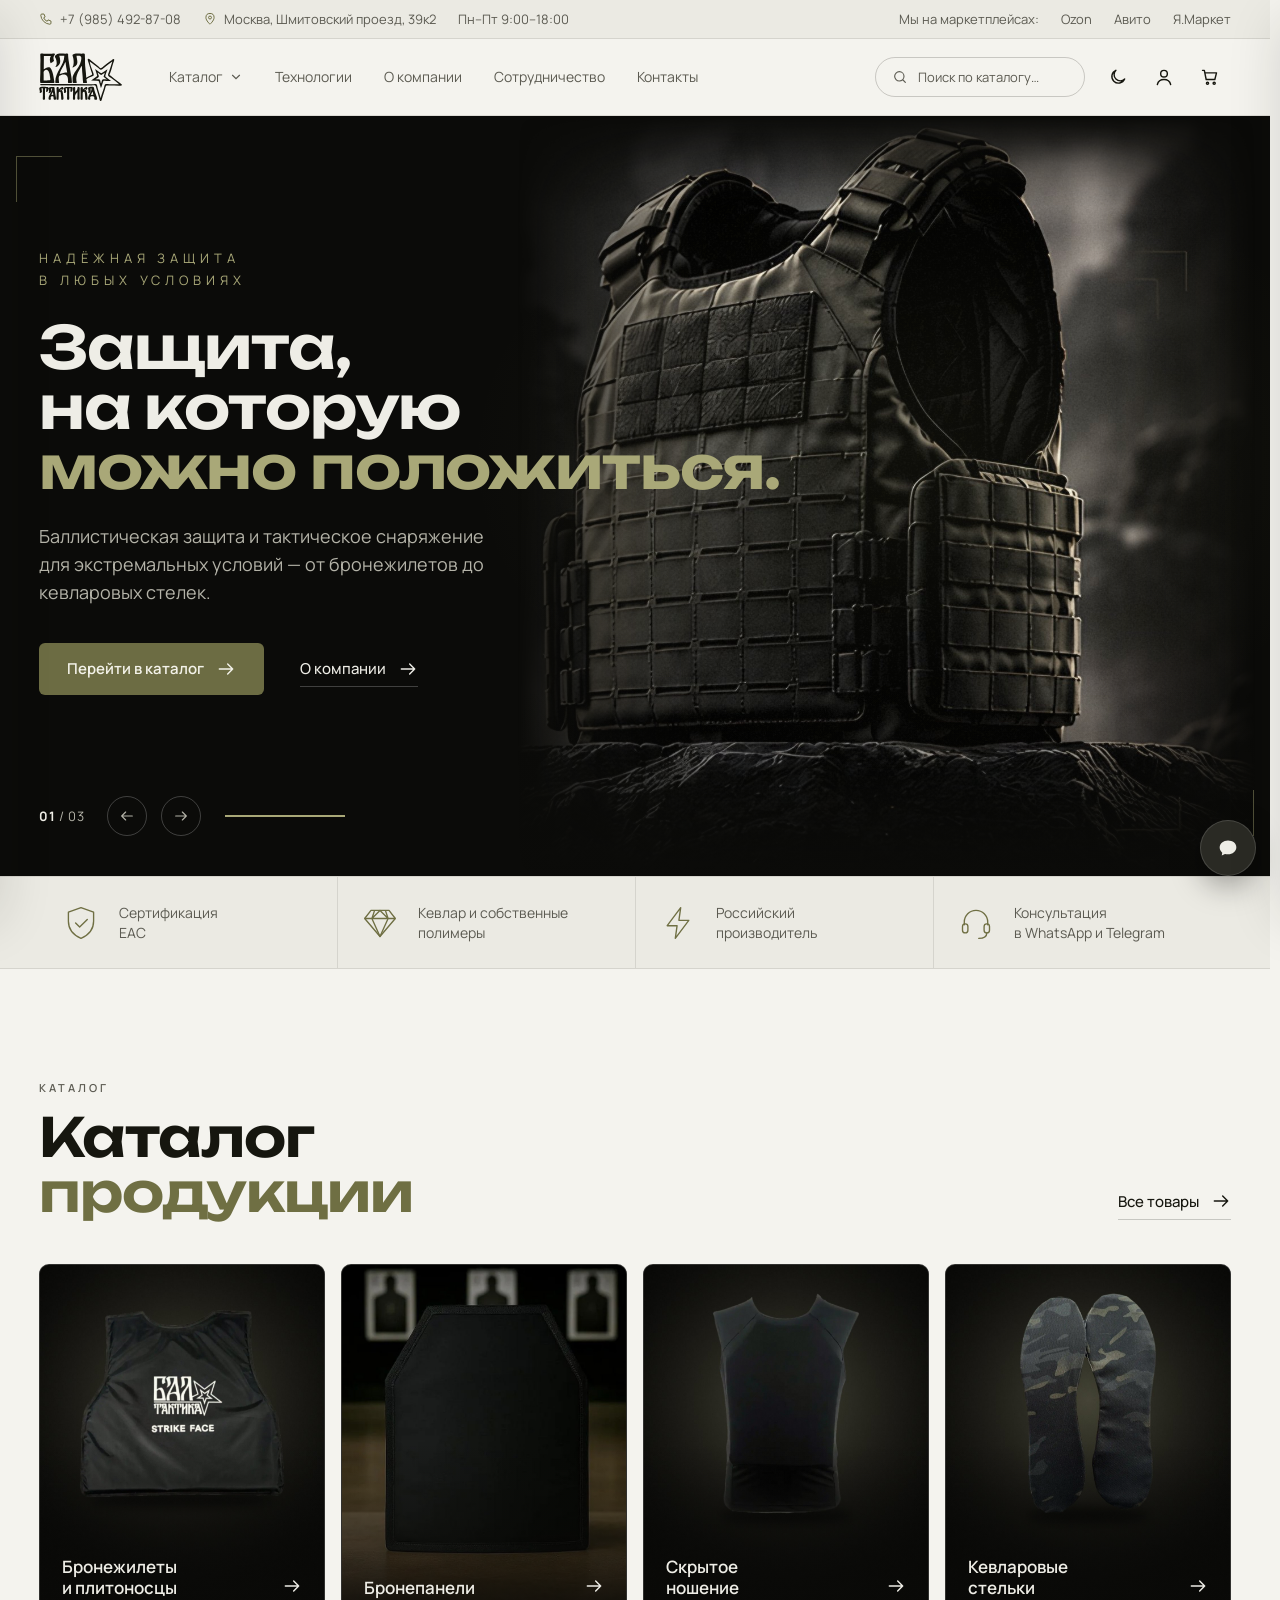
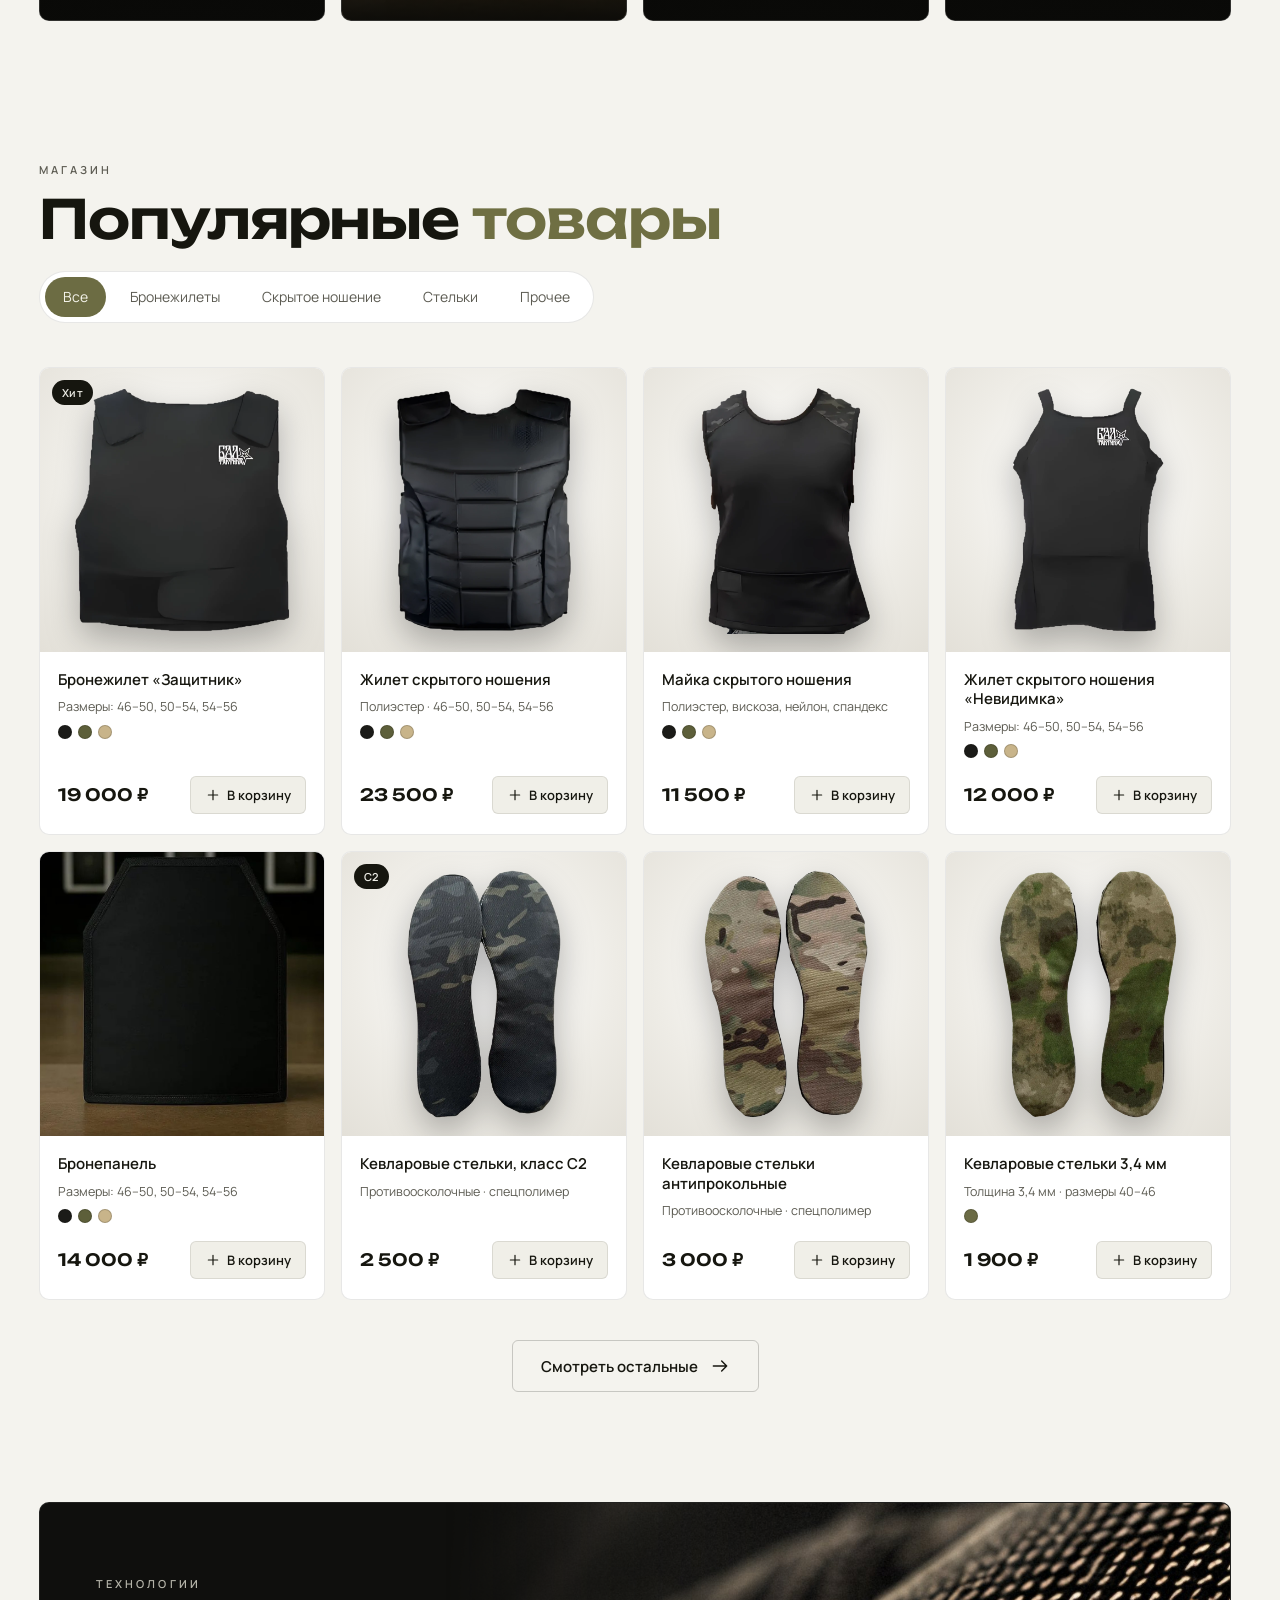
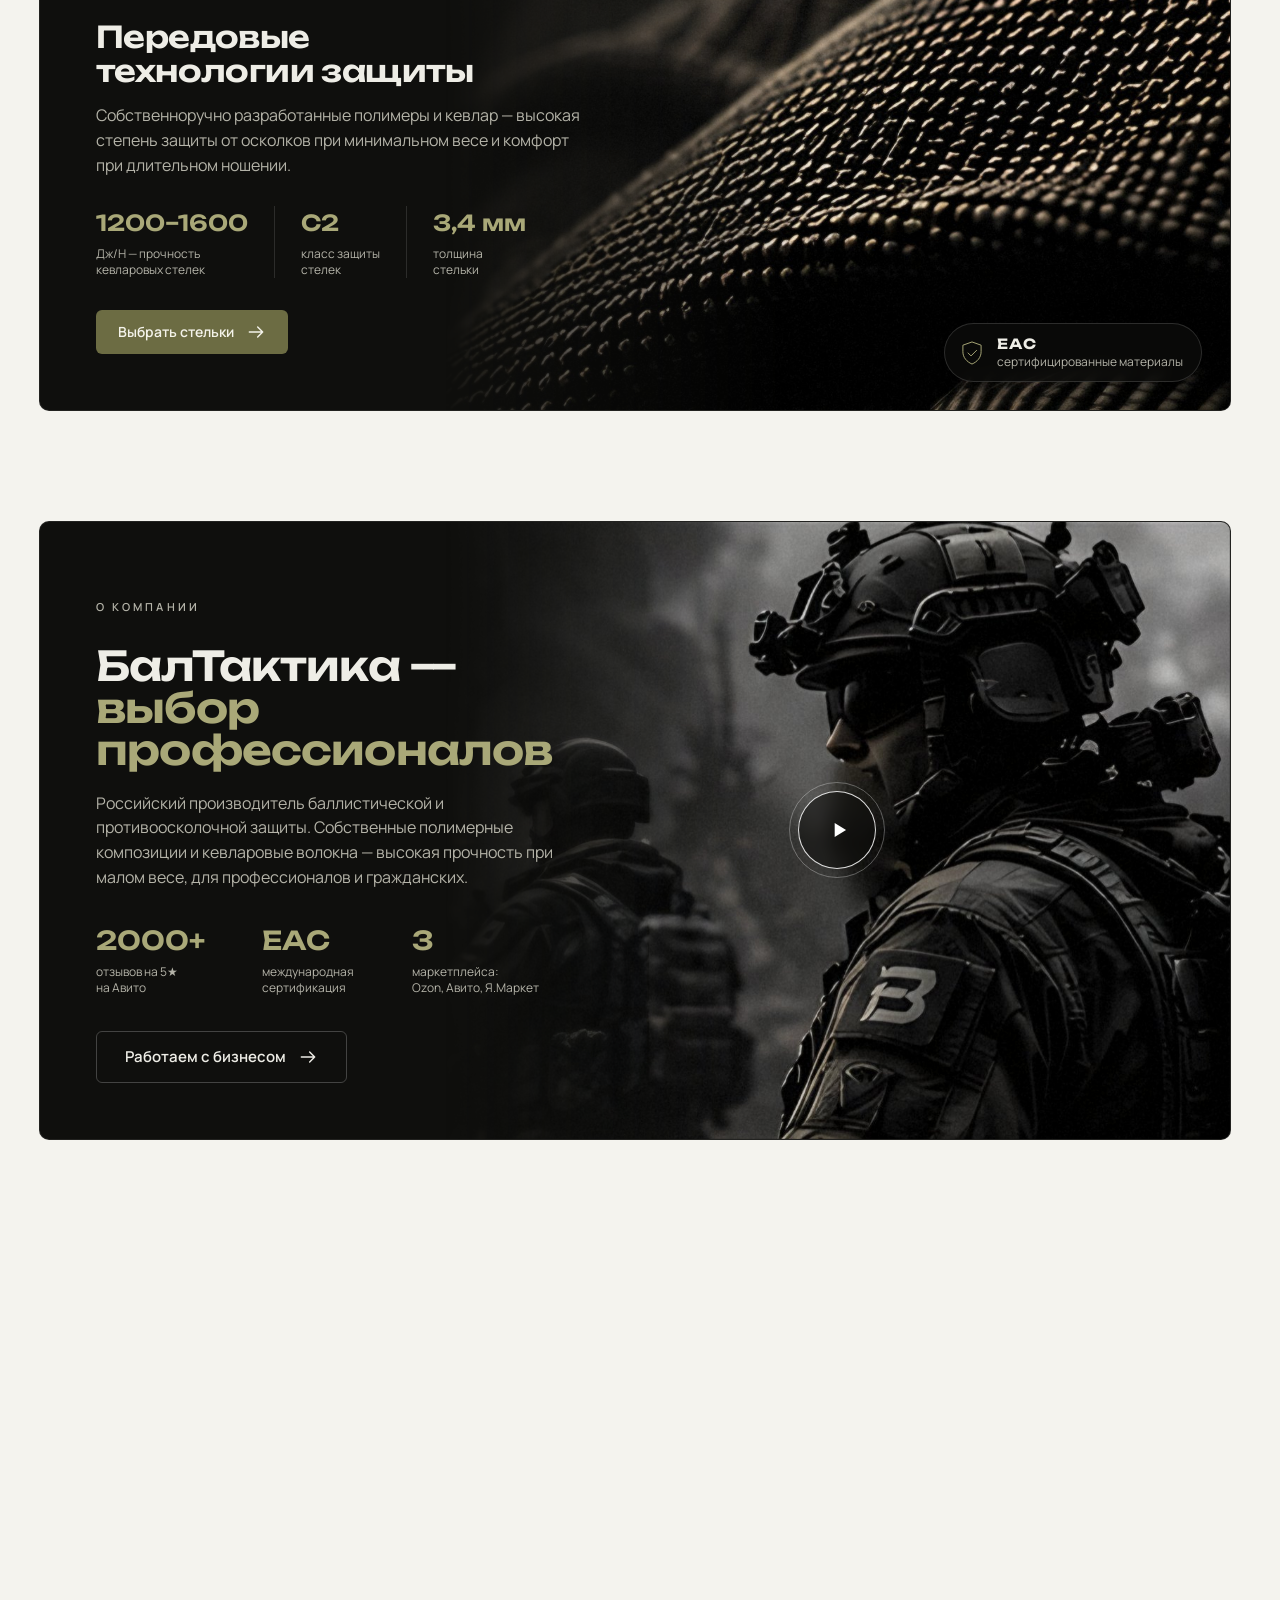
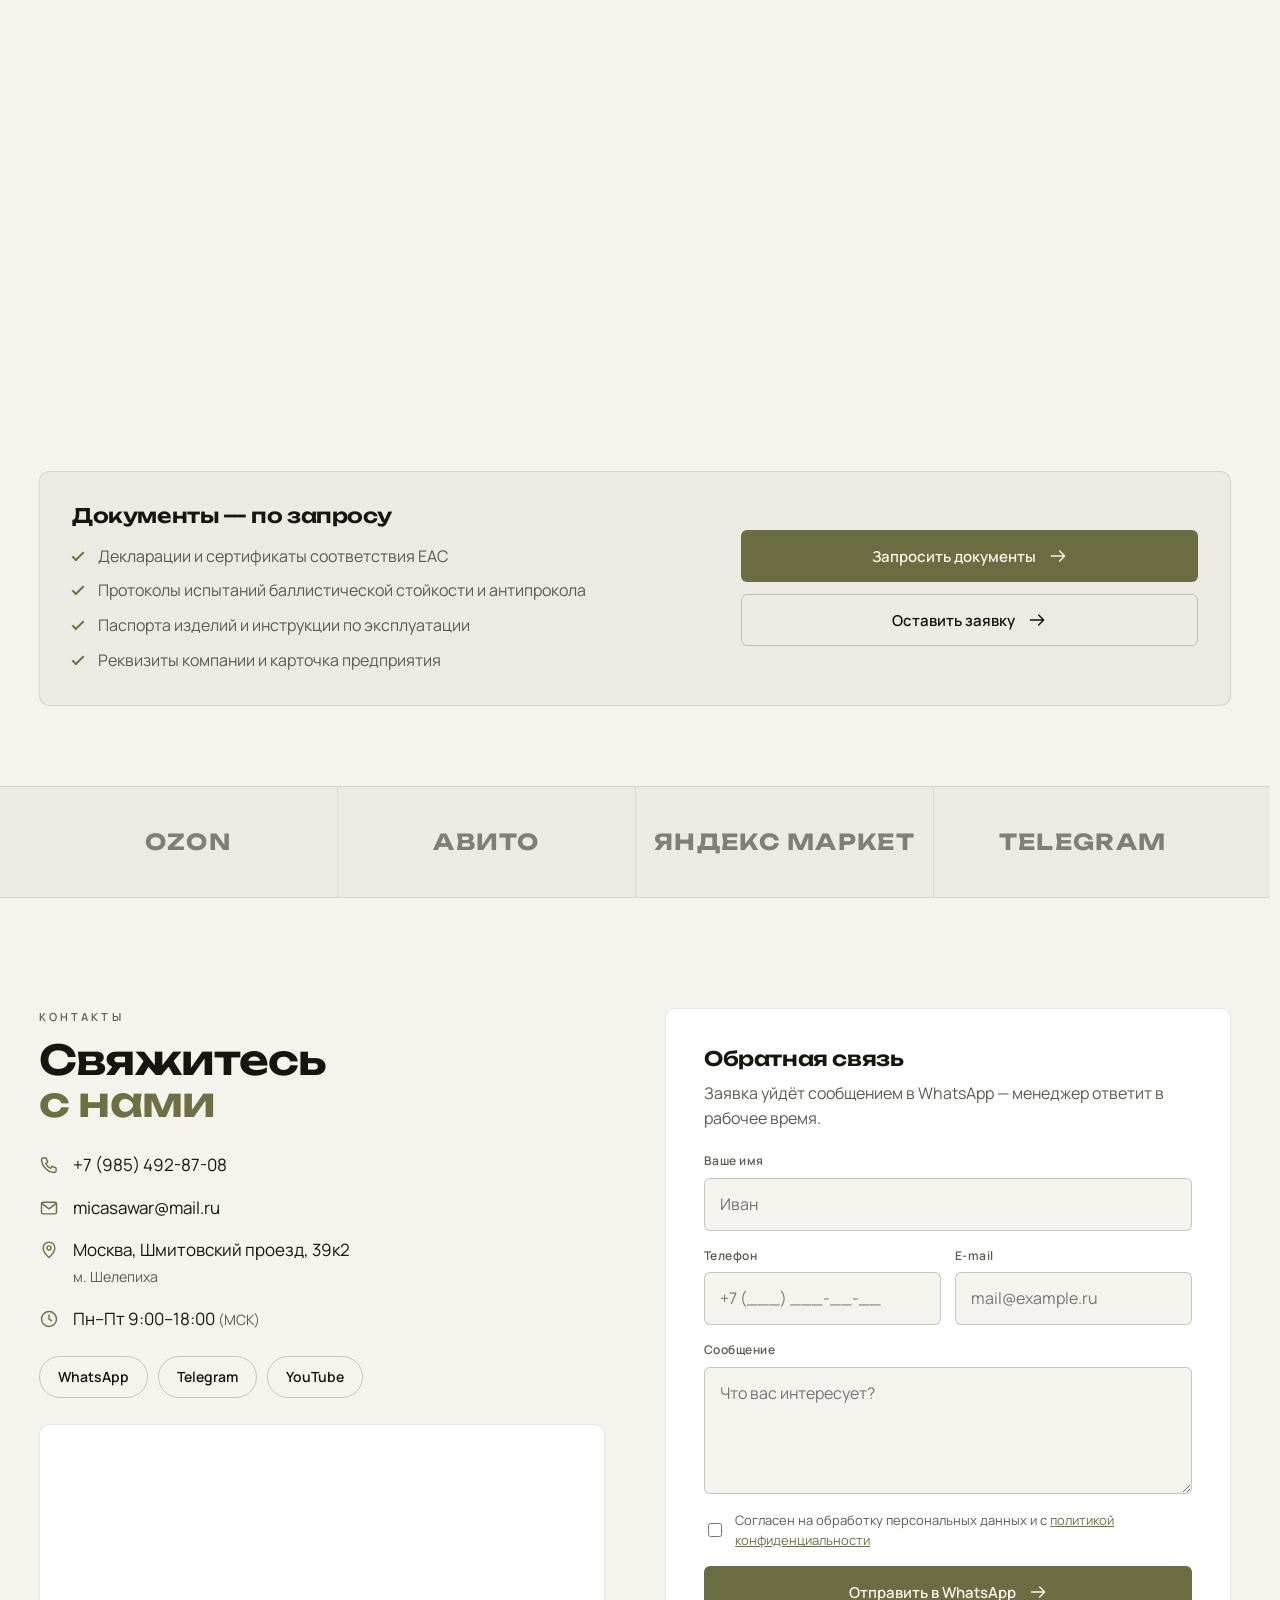
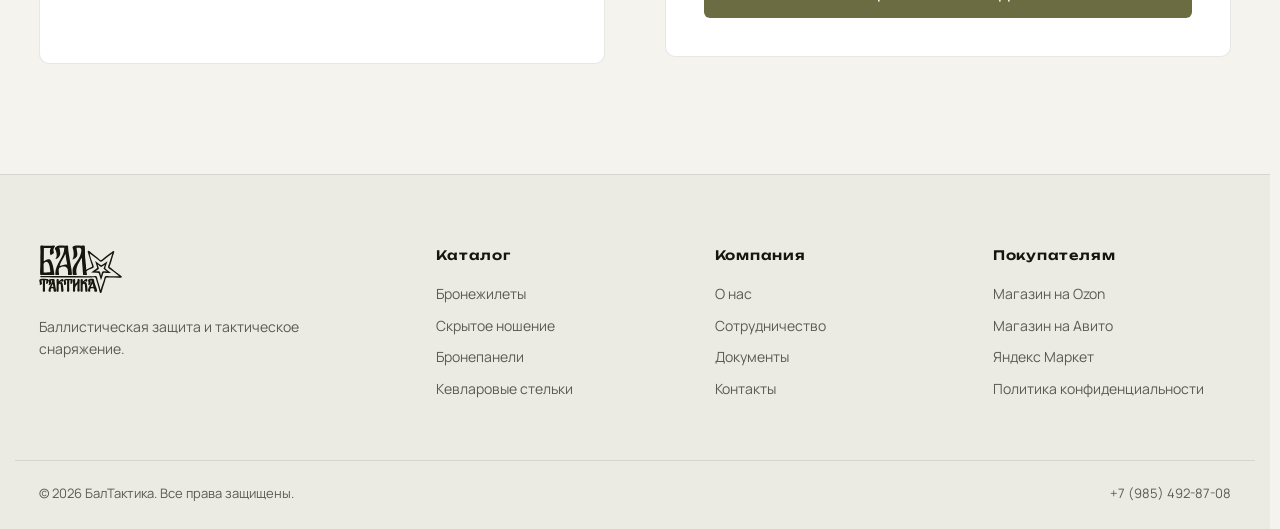
<file: index.html>
<!DOCTYPE html>
<html lang="ru" data-theme="dark">
<head>
  <meta charset="UTF-8">
  <meta name="viewport" content="width=device-width, initial-scale=1">
  <title>БалТактика — баллистическая защита и тактическое снаряжение</title>
  <meta name="description" content="БалТактика: бронежилеты, жилеты скрытого ношения, бронепанели и кевларовые стельки. Сертификация EAC. Москва, доставка по всей России.">
  <meta name="theme-color" content="#0e0e0c">
  <link rel="icon" href="assets/img/favicon.svg" type="image/svg+xml">
  <meta http-equiv="Content-Security-Policy" content="default-src 'self'; script-src 'self' 'unsafe-inline'; style-src 'self' 'unsafe-inline'; img-src 'self' data: https://baltactics.ru; font-src 'self'; frame-src https://yandex.ru; connect-src 'self'; base-uri 'self'; form-action 'self'; object-src 'none'">
  <meta name="referrer" content="strict-origin-when-cross-origin">
  <link rel="canonical" href="https://topikan.github.io/baltactics/">
  <meta property="og:type" content="website">
  <meta property="og:locale" content="ru_RU">
  <meta property="og:site_name" content="БалТактика">
  <meta property="og:title" content="БалТактика — баллистическая защита и тактическое снаряжение">
  <meta property="og:description" content="Российский производитель: бронежилеты, жилеты скрытого ношения, бронепанели и кевларовые стельки. Сертификация EAC.">
  <meta property="og:image" content="https://topikan.github.io/baltactics/assets/img/og.jpg">
  <meta name="twitter:card" content="summary_large_image">
  <link rel="preload" href="assets/fonts/unbounded-cyrillic-600-normal.woff2" as="font" type="font/woff2" crossorigin>
  <link rel="preload" href="assets/fonts/manrope-cyrillic-400-normal.woff2" as="font" type="font/woff2" crossorigin>
  <link rel="stylesheet" href="assets/css/fonts.css">
  <script type="application/ld+json">
  {"@context":"https://schema.org","@type":"Store","name":"БалТактика","alternateName":"BalTactics","description":"Российский производитель баллистической и противоосколочной защиты: кевларовые стельки и тактическое снаряжение.","url":"https://baltactics.ru/","telephone":"+7-985-492-87-08","email":"micasawar@mail.ru","address":{"@type":"PostalAddress","streetAddress":"Шмитовский проезд, 39к2","addressLocality":"Москва","addressCountry":"RU"},"openingHours":"Mo-Fr 09:00-18:00","sameAs":["https://t.me/BalTactics","https://www.ozon.ru/seller/baltaktika-baltactics-1356784/","https://www.avito.ru/brands/i1352211/all?sellerId=21a1eb8fa65629a7a272736a3c88fd65","https://market.yandex.ru/business--mi-casa-moi-dom/58319533","https://youtube.com/@mi_casa_home"]}
  </script>
  <link rel="stylesheet" href="assets/css/style.css">
  <script>
    (function(){try{var t=localStorage.getItem('bt-theme');if(!t){t=matchMedia('(prefers-color-scheme: light)').matches?'light':'dark'}document.documentElement.setAttribute('data-theme',t)}catch(e){}})();
  </script>
</head>
<body>

<!-- ============ TOP BAR ============ -->
<div class="topbar" role="complementary" aria-label="Контакты и маркетплейсы">
  <div class="container topbar__inner">
    <div class="topbar__left">
      <a href="tel:+79854928708" class="topbar__link">
        <svg class="i"><use href="#i-phone"/></svg>+7 (985) 492-87-08
      </a>
      <span class="topbar__link topbar__hide-sm">
        <svg class="i"><use href="#i-pin"/></svg>Москва, Шмитовский проезд, 39к2
      </span>
      <span class="topbar__link topbar__hide-md">Пн–Пт 9:00–18:00</span>
    </div>
    <div class="topbar__right">
      <span class="topbar__hide-sm">Мы на маркетплейсах:</span>
      <a href="https://www.ozon.ru/seller/baltaktika-baltactics-1356784/" target="_blank" rel="noopener">Ozon</a>
      <a href="https://www.avito.ru/brands/i1352211/all?sellerId=21a1eb8fa65629a7a272736a3c88fd65" target="_blank" rel="noopener">Авито</a>
      <a href="https://market.yandex.ru/business--mi-casa-moi-dom/58319533" target="_blank" rel="noopener">Я.Маркет</a>
    </div>
  </div>
</div>

<!-- ============ HEADER ============ -->
<header class="header" id="header">
  <div class="container header__inner">
    <a href="#" class="logo" aria-label="БалТактика — на главную">
      <svg class="logo__mark" role="img" aria-label="БалТактика"><use href="#i-logo"/></svg>
    </a>

    <nav class="nav" id="nav" aria-label="Основное меню">
      <div class="nav__item nav__item--mega">
        <button class="nav__link" aria-haspopup="true" aria-expanded="false" id="catalogBtn">
          Каталог <svg class="i i--sm"><use href="#i-chevron"/></svg>
        </button>
        <div class="mega" id="mega">
          <div class="mega__grid">
            <a href="#catalog" class="mega__col">
              <span class="mega__title">Бронежилеты</span>
              <span>Бронежилет «Защитник»</span><span>Линейка жилетов</span><span>Бронепанели</span>
            </a>
            <a href="#catalog" class="mega__col">
              <span class="mega__title">Скрытое ношение</span>
              <span>Жилет «Невидимка»</span><span>Жилет «Русский Богатырь»</span><span>Майка скрытого ношения</span>
            </a>
            <a href="#catalog" class="mega__col">
              <span class="mega__title">Кевларовые стельки</span>
              <span>Противоосколочные</span><span>Антипрокольные</span><span>Класс защиты C2</span>
            </a>
            <a href="#catalog" class="mega__col">
              <span class="mega__title">Защитная одежда</span>
              <span>Куртка «Броне»</span><span>Кофта с защитой локтей</span><span>Противоосколочные одеяла</span>
            </a>
            <div class="mega__promo">
              <img src="assets/img/cat-vest.jpg" alt="">
              <div>
                <span class="eyebrow">Хит продаж</span>
                <b>Бронежилет «Защитник»</b>
                <span class="mega__price">19 000 ₽</span>
              </div>
            </div>
          </div>
        </div>
      </div>
      <a href="#tech" class="nav__link">Технологии</a>
      <a href="#about" class="nav__link">О компании</a>
      <a href="#coop" class="nav__link">Сотрудничество</a>
      <a href="#contacts" class="nav__link">Контакты</a>
    </nav>

    <div class="header__actions">
      <button class="search-trigger" id="searchOpen" aria-label="Поиск по каталогу">
        <svg class="i"><use href="#i-search"/></svg>
        <span>Поиск по каталогу…</span>
      </button>
      <button class="icon-btn icon-btn--search-sm" id="searchOpenSm" aria-label="Поиск"><svg class="i"><use href="#i-search"/></svg></button>
      <button class="icon-btn theme-toggle" id="themeToggle" aria-label="Сменить тему" title="Сменить тему">
        <svg class="i theme-toggle__sun"><use href="#i-sun"/></svg>
        <svg class="i theme-toggle__moon"><use href="#i-moon"/></svg>
      </button>
      <button class="icon-btn" id="accountOpen" aria-label="Личный кабинет" title="Войти"><svg class="i"><use href="#i-user"/></svg></button>
      <button class="icon-btn" id="cartOpen" title="Корзина"><span class="sr-only">Корзина, товаров:</span>
        <svg class="i"><use href="#i-cart"/></svg><span class="badge" id="cartCount">0</span>
      </button>
      <button class="icon-btn burger" id="burger" aria-label="Меню"><span></span><span></span><span></span></button>
    </div>
  </div>
</header>

<main>

<!-- ============ HERO ============ -->
<section class="hero" id="hero">
  <div class="hero__slides">
    <article class="slide is-active" data-bg="assets/img/hero.jpg">
      <div class="container slide__inner">
        <div class="slide__content">
          <p class="kicker">Надёжная защита<br>в любых условиях</p>
          <h1 class="display">Защита,<br>на которую<br><em>можно положиться.</em></h1>
          <p class="lead">Баллистическая защита и тактическое снаряжение для экстремальных условий — от бронежилетов до кевларовых стелек.</p>
          <div class="btn-row">
            <a href="#catalog" class="btn btn--primary">Перейти в каталог <svg class="i"><use href="#i-arrow"/></svg></a>
            <a href="#about" class="btn btn--link">О компании <svg class="i"><use href="#i-arrow"/></svg></a>
          </div>
        </div>
      </div>
    </article>
    <article class="slide" data-bg="assets/img/about.jpg" data-pos="78% center">
      <div class="container slide__inner">
        <div class="slide__content">
          <p class="kicker">Скрытое ношение<br>для тактических операций</p>
          <h1 class="display">Защита,<br>которую<br><em>не видно.</em></h1>
          <p class="lead">Жилеты «Невидимка» и «Русский Богатырь», майки скрытого ношения. Три цвета: чёрный, олива, песочный.</p>
          <div class="btn-row">
            <a href="#catalog" class="btn btn--primary" data-tab-jump="concealed">Смотреть модели <svg class="i"><use href="#i-arrow"/></svg></a>
            <a href="https://wa.me/79951138708?text=%D0%97%D0%B4%D1%80%D0%B0%D0%B2%D1%81%D1%82%D0%B2%D1%83%D0%B9%D1%82%D0%B5!%20%D0%9F%D0%BE%D0%BC%D0%BE%D0%B3%D0%B8%D1%82%D0%B5%20%D0%BF%D0%BE%D0%B4%D0%BE%D0%B1%D1%80%D0%B0%D1%82%D1%8C%20%D1%80%D0%B0%D0%B7%D0%BC%D0%B5%D1%80" target="_blank" rel="noopener" class="btn btn--link">Подобрать размер <svg class="i"><use href="#i-arrow"/></svg></a>
          </div>
        </div>
      </div>
    </article>
    <article class="slide" data-bg="assets/img/tech.jpg">
      <div class="container slide__inner">
        <div class="slide__content">
          <p class="kicker">Собственная технология<br>кевлар + полимер</p>
          <h1 class="display">Уверенность<br>в каждом<br><em>шаге.</em></h1>
          <p class="lead">Кевларовые стельки прочностью 1200–1600 Дж/Н: противоосколочные и антипрокольные, с сертификацией EAC.</p>
          <div class="btn-row">
            <a href="#catalog" class="btn btn--primary" data-tab-jump="insoles">Выбрать стельки <svg class="i"><use href="#i-arrow"/></svg></a>
            <a href="#tech" class="btn btn--link">Технология <svg class="i"><use href="#i-arrow"/></svg></a>
          </div>
        </div>
      </div>
    </article>
  </div>
  <div class="hero__bg" aria-hidden="true"><div class="hero__bg-img"></div></div>
  <span class="corner corner--tl" aria-hidden="true"></span>
  <span class="corner corner--br" aria-hidden="true"></span>

  <div class="container hero__controls">
    <div class="pager"><b id="slideNow">01</b> / <span id="slideTotal">03</span></div>
    <button class="arrow-btn" id="slidePrev" aria-label="Предыдущий слайд"><svg class="i"><use href="#i-arrow-l"/></svg></button>
    <button class="arrow-btn" id="slideNext" aria-label="Следующий слайд"><svg class="i"><use href="#i-arrow"/></svg></button>
    <div class="progress"><span id="slideProgress"></span></div>
  </div>
</section>

<!-- ============ FEATURES ============ -->
<section class="features">
  <div class="container features__grid">
    <div class="feature"><svg class="feature__icon"><use href="#i-shield"/></svg><span>Сертификация<br>EAC</span></div>
    <div class="feature"><svg class="feature__icon"><use href="#i-gem"/></svg><span>Кевлар и собственные<br>полимеры</span></div>
    <div class="feature"><svg class="feature__icon"><use href="#i-bolt"/></svg><span>Российский<br>производитель</span></div>
    <div class="feature"><svg class="feature__icon"><use href="#i-headset"/></svg><span>Консультация<br>в WhatsApp и Telegram</span></div>
  </div>
</section>

<!-- ============ CATALOG CATEGORIES ============ -->
<section class="section" id="catalog">
  <div class="container">
    <div class="section__head">
      <div>
        <p class="eyebrow">Каталог</p>
        <h2 class="h2">Каталог<br><em>продукции</em></h2>
      </div>
      <a href="#products" class="btn btn--link">Все товары <svg class="i"><use href="#i-arrow"/></svg></a>
    </div>

    <div class="cats">
      <a href="#products" class="cat" data-tab-jump="vests">
        <img src="assets/img/cat-vest.jpg" alt="" loading="lazy">
        <span class="cat__title">Бронежилеты<br>и плитоносцы</span><svg class="i cat__arrow"><use href="#i-arrow"/></svg>
      </a>
      <a href="#products" class="cat" data-tab-jump="vests">
        <img src="assets/img/cat-plates.jpg" alt="" loading="lazy">
        <span class="cat__title">Бронепанели</span><svg class="i cat__arrow"><use href="#i-arrow"/></svg>
      </a>
      <a href="#products" class="cat" data-tab-jump="concealed">
        <img src="assets/img/cat-concealed.jpg" alt="" loading="lazy">
        <span class="cat__title">Скрытое<br>ношение</span><svg class="i cat__arrow"><use href="#i-arrow"/></svg>
      </a>
      <a href="#products" class="cat" data-tab-jump="insoles">
        <img src="assets/img/cat-insoles.jpg" alt="" loading="lazy">
        <span class="cat__title">Кевларовые<br>стельки</span><svg class="i cat__arrow"><use href="#i-arrow"/></svg>
      </a>
    </div>
  </div>
</section>

<!-- ============ PRODUCTS WITH TABS ============ -->
<section class="section section--tight" id="products">
  <div class="container">
    <div class="section__head">
      <div>
        <p class="eyebrow">Магазин</p>
        <h2 class="h2">Популярные <em>товары</em></h2>
      </div>
      <div class="tabs" role="tablist" id="tabs">
        <button class="tab is-active" role="tab" data-tab="all">Все</button>
        <button class="tab" role="tab" data-tab="vests">Бронежилеты</button>
        <button class="tab" role="tab" data-tab="concealed">Скрытое ношение</button>
        <button class="tab" role="tab" data-tab="insoles">Стельки</button>
        <button class="tab" role="tab" data-tab="other">Прочее</button>
      </div>
    </div>
    <div class="products" id="productGrid"></div>
    <div class="center-row">
      <button class="btn btn--ghost" id="showMore">Смотреть остальные <svg class="i"><use href="#i-arrow"/></svg></button>
    </div>
  </div>
</section>

<!-- ============ TECH BANNER ============ -->
<section class="section section--tight" id="tech">
  <div class="container">
    <div class="tech">
      <div class="tech__media" aria-hidden="true"></div>
      <div class="tech__badge"><svg class="i"><use href="#i-shield"/></svg><span><b>EAC</b>сертифицированные материалы</span></div>
      <div class="tech__content">
        <p class="eyebrow">Технологии</p>
        <h2 class="h3">Передовые<br>технологии защиты</h2>
        <p>Собственноручно разработанные полимеры и кевлар — высокая степень защиты от осколков при минимальном весе и комфорт при длительном ношении.</p>
        <ul class="tech__list">
          <li><b>1200–1600</b><span>Дж/Н — прочность<br>кевларовых стелек</span></li>
          <li><b>C2</b><span>класс защиты<br>стелек</span></li>
          <li><b>3,4 мм</b><span>толщина<br>стельки</span></li>
        </ul>
        <a href="#products" class="btn btn--primary btn--sm" data-tab-jump="insoles">Выбрать стельки <svg class="i"><use href="#i-arrow"/></svg></a>
      </div>
    </div>
  </div>
</section>

<!-- ============ ABOUT ============ -->
<section class="section section--tight" id="about">
  <div class="container">
   <div class="about">
    <div class="about__media"><button class="play" id="playBtn" aria-label="Смотреть видео"><svg class="i"><use href="#i-play"/></svg></button></div>
    <div class="about__content">
      <p class="eyebrow">О компании</p>
      <h2 class="h2 h2--sm">БалТактика —<br><em>выбор профессионалов</em></h2>
      <p>Российский производитель баллистической и противоосколочной защиты. Собственные полимерные композиции и кевларовые волокна — высокая прочность при малом весе, для профессионалов и гражданских.</p>
      <div class="stats">
        <div class="stat"><b>2000+</b><span>отзывов на&nbsp;5★<br>на Авито</span></div>
        <div class="stat"><b>EAC</b><span>международная<br>сертификация</span></div>
        <div class="stat"><b>3</b><span>маркетплейса:<br>Ozon, Авито, Я.Маркет</span></div>
      </div>
      <a href="#coop" class="btn btn--ghost">Работаем с бизнесом <svg class="i"><use href="#i-arrow"/></svg></a>
    </div>
   </div>
  </div>
</section>

<!-- ============ REVIEWS ============ -->
<section class="section" id="reviews">
  <div class="container">
    <div class="reviews">
      <div class="reviews__score">
        <span class="reviews__num">5.0</span>
        <span class="stars">★★★★★</span>
        <span class="muted">Более 2000 положительных отзывов</span>
      </div>
      <div class="reviews__text">
        <p class="eyebrow">Отзывы</p>
        <h2 class="h3">Нам доверяют тысячи покупателей</h2>
        <p class="muted">Посмотрите, как прошли покупки у наших клиентов, — все отзывы опубликованы на Авито.</p>
      </div>
      <a class="btn btn--primary" href="https://www.avito.ru/brands/i1352211/all?sellerId=21a1eb8fa65629a7a272736a3c88fd65" target="_blank" rel="noopener">Читать отзывы <svg class="i"><use href="#i-arrow"/></svg></a>
    </div>
  </div>
</section>

<!-- ============ COOPERATION ============ -->
<section class="section section--tight" id="coop">
  <div class="container">
    <div class="section__head">
      <div>
        <p class="eyebrow">Сотрудничество</p>
        <h2 class="h2 h2--sm">Работаем<br><em>с бизнесом</em></h2>
      </div>
      <p class="muted section__lead">Дилеры, корпоративные и государственные заказчики. Документы, тестовые образцы и сопровождение на всех этапах сделки.</p>
    </div>
    <div class="coop-grid">
      <article class="coop-card"><span class="coop-card__n">01</span><h3>Дилерам и маркетплейсам</h3><p>Поставки складом и под заказ, помощь с карточками товара и контентом.</p></article>
      <article class="coop-card"><span class="coop-card__n">02</span><h3>Корпоративным клиентам</h3><p>Комплектация экипировки под задачи охраны и промышленной безопасности.</p></article>
      <article class="coop-card"><span class="coop-card__n">03</span><h3>Госзакупки и тендеры</h3><p>Документация, спецификации и подтверждающие материалы по EAC.</p></article>
      <article class="coop-card"><span class="coop-card__n">04</span><h3>OEM / ODM</h3><p>Индивидуальные партии с брендингом и конфигурацией под вашу задачу.</p></article>
    </div>
    <div class="docs">
      <div class="docs__text">
        <h3 class="h4">Документы — по запросу</h3>
        <ul class="ticks">
          <li>Декларации и сертификаты соответствия EAC</li>
          <li>Протоколы испытаний баллистической стойкости и антипрокола</li>
          <li>Паспорта изделий и инструкции по эксплуатации</li>
          <li>Реквизиты компании и карточка предприятия</li>
        </ul>
      </div>
      <div class="docs__cta">
        <a href="mailto:micasawar@mail.ru?subject=%D0%97%D0%B0%D0%BF%D1%80%D0%BE%D1%81%20%D0%B4%D0%BE%D0%BA%D1%83%D0%BC%D0%B5%D0%BD%D1%82%D0%BE%D0%B2" class="btn btn--primary">Запросить документы <svg class="i"><use href="#i-arrow"/></svg></a>
        <a href="#contacts" class="btn btn--ghost">Оставить заявку <svg class="i"><use href="#i-arrow"/></svg></a>
      </div>
    </div>
  </div>
</section>

<!-- ============ MARKETPLACES STRIP ============ -->
<section class="brands" aria-label="Где купить">
  <div class="container brands__grid">
    <a href="https://www.ozon.ru/seller/baltaktika-baltactics-1356784/" target="_blank" rel="noopener" class="brand">OZON</a>
    <a href="https://www.avito.ru/brands/i1352211/all?sellerId=21a1eb8fa65629a7a272736a3c88fd65" target="_blank" rel="noopener" class="brand">АВИТО</a>
    <a href="https://market.yandex.ru/business--mi-casa-moi-dom/58319533" target="_blank" rel="noopener" class="brand">ЯНДЕКС&nbsp;МАРКЕТ</a>
    <a href="https://t.me/BalTactics" target="_blank" rel="noopener" class="brand">TELEGRAM</a>
  </div>
</section>

<!-- ============ CONTACTS ============ -->
<section class="section" id="contacts">
  <div class="container contacts">
    <div class="contacts__info">
      <p class="eyebrow">Контакты</p>
      <h2 class="h2 h2--sm">Свяжитесь<br><em>с нами</em></h2>
      <ul class="contact-list">
        <li><svg class="i"><use href="#i-phone"/></svg><a href="tel:+79854928708">+7 (985) 492-87-08</a></li>
        <li><svg class="i"><use href="#i-mail"/></svg><a href="mailto:micasawar@mail.ru">micasawar@mail.ru</a></li>
        <li><svg class="i"><use href="#i-pin"/></svg><span>Москва, Шмитовский проезд, 39к2<br><small class="muted">м. Шелепиха</small></span></li>
        <li><svg class="i"><use href="#i-clock"/></svg><span>Пн–Пт 9:00–18:00 <small class="muted">(МСК)</small></span></li>
      </ul>
      <div class="socials">
        <a href="https://wa.me/79951138708" target="_blank" rel="noopener" class="social">WhatsApp</a>
        <a href="https://t.me/BalTactics" target="_blank" rel="noopener" class="social">Telegram</a>
        <a href="https://youtube.com/@mi_casa_home" target="_blank" rel="noopener" class="social">YouTube</a>
      </div>
      <div class="map">
        <iframe title="Карта: Шмитовский проезд, 39к2" referrerpolicy="strict-origin-when-cross-origin" src="https://yandex.ru/map-widget/v1/?text=%D0%9C%D0%BE%D1%81%D0%BA%D0%B2%D0%B0%2C%20%D0%A8%D0%BC%D0%B8%D1%82%D0%BE%D0%B2%D1%81%D0%BA%D0%B8%D0%B9%20%D0%BF%D1%80%D0%BE%D0%B5%D0%B7%D0%B4%2C%2039%D0%BA2&z=16" loading="lazy" allowfullscreen></iframe>
      </div>
    </div>
    <form class="form" id="feedback" novalidate>
      <h3 class="h4">Обратная связь</h3>
      <p class="muted">Заявка уйдёт сообщением в WhatsApp — менеджер ответит в рабочее время.</p>
      <label class="field"><span>Ваше имя</span><input type="text" name="name" required placeholder="Иван" autocomplete="name" maxlength="80"></label>
      <div class="field-row">
        <label class="field"><span>Телефон</span><input type="tel" name="phone" required placeholder="+7 (___) ___-__-__" autocomplete="tel" maxlength="30"></label>
        <label class="field"><span>E-mail</span><input type="email" name="email" placeholder="mail@example.ru" autocomplete="email" maxlength="120"></label>
      </div>
      <label class="field"><span>Сообщение</span><textarea name="msg" rows="4" placeholder="Что вас интересует?" maxlength="1000"></textarea></label>
      <label class="check"><input type="checkbox" required> <span>Согласен на обработку персональных данных и с <a href="#" data-modal="privacyModal">политикой конфиденциальности</a></span></label>
      <button class="btn btn--primary btn--block" type="submit">Отправить в WhatsApp <svg class="i"><use href="#i-arrow"/></svg></button>
    </form>
  </div>
</section>

</main>

<!-- ============ FOOTER ============ -->
<footer class="footer">
  <div class="container footer__grid">
    <div class="footer__brand">
      <a href="#" class="logo"><svg class="logo__mark" role="img" aria-label="БалТактика"><use href="#i-logo"/></svg></a>
      <p class="muted">Баллистическая защита и тактическое снаряжение.</p>
    </div>
    <div>
      <h4>Каталог</h4>
      <a href="#products">Бронежилеты</a><a href="#products">Скрытое ношение</a><a href="#products">Бронепанели</a><a href="#products">Кевларовые стельки</a>
    </div>
    <div>
      <h4>Компания</h4>
      <a href="#about">О нас</a><a href="#coop">Сотрудничество</a><a href="#coop">Документы</a><a href="#contacts">Контакты</a>
    </div>
    <div>
      <h4>Покупателям</h4>
      <a href="https://www.ozon.ru/seller/baltaktika-baltactics-1356784/" target="_blank" rel="noopener">Магазин на Ozon</a>
      <a href="https://www.avito.ru/brands/i1352211/all?sellerId=21a1eb8fa65629a7a272736a3c88fd65" target="_blank" rel="noopener">Магазин на Авито</a>
      <a href="https://market.yandex.ru/business--mi-casa-moi-dom/58319533" target="_blank" rel="noopener">Яндекс Маркет</a>
      <a href="#" data-modal="privacyModal">Политика конфиденциальности</a>
    </div>
  </div>
  <div class="container footer__bottom">
    <span>© <span id="year">2026</span> БалТактика. Все права защищены.</span>
    <a href="tel:+79854928708">+7 (985) 492-87-08</a>
  </div>
</footer>

<!-- Floating chat -->
<a href="https://wa.me/79951138708" class="fab" target="_blank" rel="noopener" aria-label="Написать в WhatsApp"><svg class="i"><use href="#i-chat"/></svg></a>

<!-- ============ OVERLAYS ============ -->
<div class="backdrop" id="backdrop"></div>

<!-- Cart drawer -->
<aside class="drawer" id="cartDrawer" aria-label="Корзина">
  <div class="drawer__head"><h3 class="h4">Корзина</h3><button class="icon-btn" data-close aria-label="Закрыть"><svg class="i"><use href="#i-x"/></svg></button></div>
  <div class="drawer__body" id="cartItems"></div>
  <div class="drawer__foot">
    <div class="drawer__total"><span>Итого</span><b id="cartTotal">0 ₽</b></div>
    <button class="btn btn--primary btn--block" id="checkout">Оформить заказ <svg class="i"><use href="#i-arrow"/></svg></button>
  </div>
</aside>

<!-- Checkout modal -->
<div class="modal" id="orderModal" role="dialog" aria-modal="true" aria-label="Оформление заказа">
  <div class="modal__box modal__box--opt">
    <button class="icon-btn modal__close" data-close aria-label="Закрыть"><svg class="i"><use href="#i-x"/></svg></button>
    <h3 class="h4">Оформление заказа</h3>
    <div class="order-sum" id="orderSum"></div>
    <form id="orderForm" class="auth" novalidate>
      <label class="field"><span>Имя</span><input type="text" name="name" required autocomplete="name" maxlength="80"></label>
      <label class="field"><span>Телефон</span><input type="tel" name="phone" required autocomplete="tel" maxlength="30" placeholder="+7"></label>
      <label class="field"><span>Город и способ доставки</span><input type="text" name="addr" maxlength="200" placeholder="Например: Казань, СДЭК"></label>
      <label class="field"><span>Комментарий</span><textarea name="msg" rows="2" maxlength="500"></textarea></label>
      <label class="check"><input type="checkbox" required> <span>Согласен на обработку персональных данных</span></label>
      <div class="order-send">
        <button class="btn btn--primary" type="submit" data-via="wa">Отправить в WhatsApp</button>
        <button class="btn btn--ghost" type="submit" data-via="mail">На e-mail</button>
      </div>
      <p class="muted modal__note">Заказ уйдёт менеджеру готовым сообщением — останется нажать «Отправить». Купить сразу можно и на <a href="https://www.ozon.ru/seller/baltaktika-baltactics-1356784/" target="_blank" rel="noopener">Ozon</a>.</p>
    </form>
  </div>
</div>

<div class="modal" id="privacyModal" role="dialog" aria-modal="true" aria-label="Политика конфиденциальности">
  <div class="modal__box">
    <button class="icon-btn modal__close" data-close aria-label="Закрыть"><svg class="i"><use href="#i-x"/></svg></button>
    <p class="eyebrow">Документ</p>
    <h3 class="h4">Политика конфиденциальности</h3>
    <p class="muted">Здесь будет полный текст политики обработки персональных данных (152-ФЗ) с реквизитами оператора. Текст предоставляет владелец сайта.</p>
    <p class="muted">Демо-версия сайта не хранит и не передаёт введённые данные: формы формируют сообщение, которое вы отправляете сами.</p>
  </div>
</div>

<!-- Options modal -->
<div class="modal" id="optModal" role="dialog" aria-modal="true" aria-label="Выбор параметров">
  <div class="modal__box modal__box--opt">
    <button class="icon-btn modal__close" data-close aria-label="Закрыть"><svg class="i"><use href="#i-x"/></svg></button>
    <div id="optBody"></div>
  </div>
</div>

<!-- Mobile menu -->
<aside class="drawer drawer--left" id="mobileMenu" aria-label="Меню">
  <div class="drawer__head"><a href="#" class="logo"><svg class="logo__mark" role="img" aria-label="БалТактика"><use href="#i-logo"/></svg></a><button class="icon-btn" data-close aria-label="Закрыть"><svg class="i"><use href="#i-x"/></svg></button></div>
  <nav class="drawer__body mnav">
    <a href="#catalog">Каталог</a><a href="#products">Товары</a><a href="#tech">Технологии</a><a href="#about">О компании</a><a href="#coop">Сотрудничество</a><a href="#contacts">Контакты</a>
  </nav>
  <div class="drawer__foot"><a href="tel:+79854928708" class="btn btn--ghost btn--block">+7 (985) 492-87-08</a></div>
</aside>

<!-- Account modal -->
<div class="modal" id="accountModal" role="dialog" aria-modal="true" aria-label="Личный кабинет">
  <div class="modal__box">
    <button class="icon-btn modal__close" data-close aria-label="Закрыть"><svg class="i"><use href="#i-x"/></svg></button>
    <svg class="logo__mark modal__logo"><use href="#i-logo"/></svg>
    <div class="seg" role="tablist">
      <button class="seg__btn is-active" data-auth="login">Вход</button>
      <button class="seg__btn" data-auth="register">Регистрация</button>
    </div>
    <form class="auth" data-pane="login">
      <label class="field"><span>E-mail или телефон</span><input type="text" required placeholder="mail@example.ru"></label>
      <label class="field"><span>Пароль</span><input type="password" required placeholder="••••••••"></label>
      <div class="auth__row"><label class="check"><input type="checkbox" checked> <span>Запомнить меня</span></label><a href="#" data-toast="Восстановление пароля — в разработке">Забыли пароль?</a></div>
      <button class="btn btn--primary btn--block" type="submit">Войти</button>
    </form>
    <form class="auth" data-pane="register" hidden>
      <label class="field"><span>Имя</span><input type="text" required placeholder="Иван"></label>
      <label class="field"><span>E-mail</span><input type="email" required placeholder="mail@example.ru"></label>
      <label class="field"><span>Пароль</span><input type="password" required placeholder="Минимум 8 символов"></label>
      <button class="btn btn--primary btn--block" type="submit">Создать аккаунт</button>
    </form>
    <p class="muted modal__note">Демо-версия: личный кабинет подключается вместе с бэкендом. Данные никуда не отправляются.</p>
  </div>
</div>

<!-- Search overlay -->
<div class="modal modal--top" id="searchModal" role="dialog" aria-modal="true" aria-label="Поиск">
  <div class="modal__box modal__box--wide">
    <div class="search-field">
      <svg class="i"><use href="#i-search"/></svg>
      <input type="search" id="searchInput" placeholder="Например: стельки, Невидимка, бронепанель" autocomplete="off">
      <button class="icon-btn" data-close aria-label="Закрыть"><svg class="i"><use href="#i-x"/></svg></button>
    </div>
    <div class="search-results" id="searchResults"></div>
  </div>
</div>

<!-- Video modal -->
<div class="modal" id="videoModal" role="dialog" aria-modal="true" aria-label="Видео">
  <div class="modal__box modal__box--media">
    <button class="icon-btn modal__close" data-close aria-label="Закрыть"><svg class="i"><use href="#i-x"/></svg></button>
    <img data-src="https://baltactics.ru/lib/video/protection_vest.gif" alt="Противоосколочная защита в использовании" id="videoImg">
  </div>
</div>


<div class="toast" id="toast" role="status" aria-live="polite"></div>

<!-- ============ ICON SPRITE ============ -->
<svg width="0" height="0" style="position:absolute" aria-hidden="true">
  <defs>
    <symbol id="i-logo" viewBox="0 0 231.36 133.12"><g fill="currentColor"><path d="m12.462 45.12 0.32-36.48h19.2c-3.6825 6.3332-3.3432 12.929-0.64 19.52 3.5689-0.68818 6.5767-3.894 9.6-5.76-0.88896-4.987-2.9007-8.2671-0.68075-13.44 0.58384-1.3605 3.9357-4.971 3.0128-6.2612-1.1555-1.6155-6.0139-0.77877-7.7721-0.77877h-23.68c-1.6675 0-7.8786-0.91345-8.7225 0.74173-0.7356 1.4428-0.23753 4.072-0.23753 5.6583 0 4.8078 0.51843 9.5808 0.3074 14.4-0.50836 11.61-0.0272 23.252-0.31209 34.88-0.19158 7.8198-1.1924 16.187-0.2805 23.994 0.31604 2.7056 6.255 1.6062 8.2852 1.6062h23.04c1.6732 0 6.596 0.83252 7.6215-0.74173 0.75622-1.1609 0.0503-3.4186-0.12593-4.6983-0.5468-3.97-1.207-7.8965-1.9198-11.84-1.2104-6.6968-2.8254-13.72-5.8859-19.84-1.2356-2.4708-2.9575-5.4338-5.7699-6.2933-5.1441-1.5722-11.356 2.6346-15.36 5.3333m42.88-37.44 14.08-0.32c-0.0184 27.82-28.241 47.344-24.64 75.84h10.24c-0.25509-5.9411-2.7095-13.46 0.13851-19.186 0.92773-1.8652 3.7681-2.5516 5.6215-3.0768 5.2968-1.501 11.698-2.254 15.575 2.4232 2.9182 3.5203 3.2518 8.4194 3.304 12.8 0.0188 1.5812-0.6884 5.2409 0.33013 6.5269 0.54944 0.69373 1.7768 0.5115 2.5511 0.51309 1.7382 4e-3 6.911 0.88277 7.7625-1.0074 0.59383-1.3183-0.0418-3.0541-0.0778-4.4326-0.11438-4.3811-0.81926-8.795-1.5259-13.12-2.3715-14.515-5.4305-28.932-7.3486-43.52-0.58633-4.4591-1.0346-8.9588-1.3415-13.44-0.0958-1.399 0.53996-4.1652-0.54173-5.2469-1.2337-1.2337-5.2145-0.51308-6.8469-0.51308-6.3034 0-14.007-1.2131-20.16 0.12494-2.6443 0.57505-8.7112 4.3686-9.1447 7.2351-0.29648 1.9604 2.0268 4.8812 2.7242 6.72 1.4495 3.8221 1.8689 7.8044 2.2049 11.84 0.26065 3.1303-0.79574 6.4093-2.5237 8.9598-0.34777 0.51331-1.1708 1.639-0.19284 2.0136 1.9726 0.75556 5.9022-2.936 7.2521-4.0738 8.219-6.928 5.112-17.982 2.56-27.06m36.48 32.64c2.2944-0.235 4.2216-1.6056 6.08-2.8881 2.2166-1.5298 5.0156-3.312 6.3109-5.7519 3.6756-6.9238-0.86607-16.717-0.87087-24 3.3641 0 7.1098-0.94943 10.239 0.77358 4.3792 2.4114 2.8564 8.9849 2.1612 12.986-2.2554 12.982-10.791 21.71-17.73 32.32-2.2035 3.3693-3.9891 6.9535-4.9427 10.88-0.9828 4.0467-0.609 8.3478-0.60741 12.48 6e-4 1.5716-0.16116 3.9622 0.74148 5.3383 1.0499 1.6006 6.177 0.74527 7.8985 0.74173 0.72906-1e-3 2.0391 0.19674 2.5225-0.51309 0.662-0.9721-0.29451-3.2234-0.46197-4.2869-0.53376-3.3896-0.78892-7.1478-0.32445-10.56 1.1844-8.701 5.2574-16.242 9.72-23.68 1.6615-2.7692 3.2088-6.3761 5.504-8.64 0 10.333 1.5019 20.737 2.2114 31.04 0.2708 3.9322 0.33958 7.9309 0.85284 11.84 0.15492 1.1799-0.12261 2.6963 0.37333 3.7926 0.70641 1.5616 8.8356 1.7219 10.128 0.67852 2.3892-1.9286-2.5219-8.3504-0.0227-10.562 3.4885-3.087 9.7292-5.0916 13.977-6.9847 1.5789-0.70364 4.8378-1.6897 5.2884-3.5783 0.7141-2.9928-2.1052-8.6197-3.0484-11.506-2.7906-8.5397-6.6892-18.005-8-26.88 7.699 5.0876 14.798 11.422 22.08 17.096 2.1923 1.7081 6.0751 6.1266 8.96 6.1867 2.851 0.0594 6.7772-4.2459 8.96-5.883 7.5421-5.6566 14.857-11.883 22.72-17.08-3.0116 9.2586-5.7772 18.603-8.8533 27.84-0.87766 2.6355-3.8053 8.1509-2.7923 10.867 1.043 2.797 6.1508 5.321 8.4457 7.1198 7.286 5.711 15.264 10.953 22.08 17.213h-27.84c-2.9172-1e-3 -7.8414-1.4502-10.488 0.10173-2.1855 1.2814-2.8816 7.1866-3.6 9.4983-2.8867 9.2891-7.5321 19.187-8.9519 28.8h-0.32c-2.1475-9.2827-5.5119-18.374-8.1842-27.52-0.798-2.7312-1.3888-8.7156-3.5444-10.642-1.3978-1.2495-5.0724-0.55753-6.8314-0.55753h-18.88c-24.502-0.0394-49.07-0.32-73.6-0.32h-43.2c-3.4132 0-6.8269-0.0178-10.24 2.4e-4 -1.241 6e-3 -2.965-0.0251-3.0921 1.6089-0.22955 2.9512 6.0929 1.9109 7.8921 1.9109 9.0819 0 18.133 0.32 27.2 0.32h107.52c2.7023 0 7.3716-0.90695 9.8481 0.19308 2.0029 0.88969 2.6644 6.4972 3.264 8.4469 2.5835 8.4022 5.0842 16.843 7.5521 25.28 0.59713 2.0414 1.7062 9.994 4.603 9.7081 2.5169-0.2484 3.7132-8.0018 4.3862-10.028 2.6083-7.8536 4.8725-15.821 7.4664-23.68 0.79705-2.4149 1.2815-7.2917 3.1131-9.0869 1.5392-1.5086 7.2922-0.51308 9.3672-0.51308 8.5237 0 17.056 0.32 25.6 0.32 1.8858 0 7.5528 0.95344 8.5686-1.0074 1.2536-2.4199-4.4884-5.5399-6.0086-6.7106-1.9206-1.479-3.854-2.9442-5.76-4.442-3.0747-2.4162-6.1953-4.7724-9.28-7.1758-4.2433-3.306-8.6268-7.7066-13.44-10.104 4.6161-10.726 7.4207-22.762 10.888-33.92 0.81297-2.6161 2.0519-5.2764 2.4464-8 0.1785-1.2322-0.27133-2.7943-1.816-2.6694-2.4549 0.19852-5.7536 3.8262-7.6785 5.2699-6.413 4.8097-12.787 9.6691-19.2 14.479-1.8331 1.3748-5.9538 5.9196-8.32 5.7474-2.3122-0.16829-5.5694-3.9527-7.36-5.3388-6.4102-4.9618-12.826-9.9193-19.2-14.928-1.6854-1.3246-7.2045-7.219-9.46-5.2467-1.965 1.7183 1.4543 8.881 2.1079 11.007 2.3898 7.7722 4.828 15.547 7.0773 23.36 0.68189 2.3688 2.901 6.4881 2.476 8.9264-0.25822 1.4815-2.9608 2.0967-4.1212 2.6728-4.0494 2.0104-8.075 4.0651-12.16 6.0007-0.30618-14.831-3.448-29.592-3.5198-44.48-0.0252-5.2216 0.22849-10.485-0.26591-15.68-0.16126-1.6946 0.34148-3.8262-0.55754-5.3669-1.1374-1.9492-6.1874-1.0331-8.1368-1.0331-6.2188 0-13.411-1.0029-19.52 0.14963-1.9435 0.36665-5.1772 1.7208-5.9637 3.703-0.5238 1.3202 0.54102 3.2143 0.94939 4.4674 0.90274 2.7702 1.4782 5.7395 1.76 8.64 0.5025 5.172 0.75974 10.61-0.63629 15.68-0.56717 2.0599-2.028 3.7104-2.5094 5.76m48-17.28-0.32 0.32 0.32-0.32m-66.88 1.92c0.40436 9.4176 2.752 19.525 4.48 28.8-7.5486 0-13.906 1.9298-20.8 4.8 1.44-8.3686 7.4338-16.947 11.421-24.32 1.5479-2.862 2.644-6.9564 4.8988-9.28m81.92 19.2 4.3904 14.4 1.2565 5.4272-4.3669 3.578-12.48 8.5948v0.32l15.04 0.32 5.8553 0.51308 2.0995 5.8869 4.2052 13.76c2.5-3.973 3.4859-9.6548 5.103-14.08 0.55135-1.5088 0.86189-4.149 2.1002-5.2469 1.3782-1.2218 4.8929-0.48076 6.5568-0.28444 4.6463 0.54822 9.7215 0.3148 14.4 0.41136l-11.84-9.3205-4.3669-3.8121 1.5039-5.7474 4.783-14.08-12.16 8.3652-5.12 3.1141-4.8-3.1998-12.16-8.9195m-142.72 32.32v-16.64c0-2.5053-0.47299-5.5624 0.13407-8 0.68741-2.7603 3.8395-5.0794 6.5859-5.3798 3.1487-0.34439 5.3309 1.8856 6.7598 4.4198 2.7507 4.8787 3.5009 10.858 4.2104 16.32 0.23716 1.8259 1.3884 6.2433 0.22099 7.8195-0.88172 1.1905-3.2018 0.75394-4.4711 0.87481-4.4384 0.42266-9.0559-0.22825-13.44 0.58568m150.08-22.4 6.72 5.2316 2.88 1.6222 9.92-6.2138-3.4812 10.875 2.5212 2.6844 6.72 5.0002v0.32c-2.7004 0-9.9567-1.5427-12.026 0.19308-2.5726 2.158-2.5007 7.837-4.2941 10.687-1.8868-3.0021-1.2867-8.1352-3.7447-10.716-1.9753-2.0736-9.2244-0.80444-11.935-0.80444 2.0986-2.5392 8.4284-4.2836 9.4264-7.3899 1.132-3.5232-3.4679-7.8771-2.7064-11.49"/><path d="m6.0927 97.877h3.84v23.68c0 1.8205-1.0925 6.8918 1.0074 7.8069 1.3034 0.56799 4.1251 0.46544 4.6138-1.1217 0.90007-2.9228 0.13877-7.1507 0.13877-10.205 0-6.7318 0.32-13.447 0.32-20.16h3.52c0 2.3819-0.0876 4.6745-0.36963 7.04-0.0943 0.79132-0.48984 1.9818 0.0598 2.6867 0.95057 1.2192 3.0174-0.17415 3.8158-0.8721 2.3213-2.0291 1.9341-5.4131 1.9341-8.2146h0.32c0.78754 2.7348 2.1432 5.0262 1.8899 8-0.0996 1.1688-1.6779 3.2452-0.91481 4.2867 1.2395 1.6916 4.4552-1.1963 5.2751-2.1022 2.5912-2.8632 1.669-6.7865 0.78988-10.184h3.52c-0.58863 7.3964-5.7549 13.195-8.4467 19.84-1.118 2.7598-2.4302 6.9403-1.4002 9.9012 0.55571 1.5975 4.352 1.9688 5.4891 0.78568 2.0218-2.1034-1.9484-6.8236 1.804-8.4936 0.68543-0.30505 1.4907-0.46275 2.2338-0.53753 6.2271-0.62664 2.8294 6.1252 5.0375 8.8025 1.0775 1.3064 5.1502 1.2246 5.7037-0.57309 0.68415-2.2222-0.25744-5.4002-0.58815-7.6452-0.86732-5.8876-2.1647-11.702-2.977-17.6-0.25885-1.8794 0.32342-6.7455-1.0136-8.0825-0.98525-0.98525-3.2987-0.55753-4.5625-0.55753-4.8217 0-8.1343-0.33637-11.84 3.2 0.60514-3.7471-2.7144-3.2-5.44-3.2-4.965 0-16.42-2.1762-19.54 2.6526-1.214 1.8789 1.523 6.9467 1.2086 9.5074-0.11622 0.94684-0.7252 2.4944-0.19086 3.38 1.0015 1.66 5.4771 0.12905 5.8911-1.4936 0.78861-3.0911-1.0627-7.3324-1.1286-10.526m50.56 6.08 4.48-5.12c0.21723 0.91246 0.0476 2.6006 0.64889 3.322 0.83279 0.99909 2.4726-0.2839 3.1896-0.81309 2.6873-1.9834 2.3299-7.7225-1.9185-6.8627-0.90569 0.18328-1.7671 0.65612-2.56 1.1141-1.0222 0.59036-1.9732 1.2973-2.88 2.0511-1.3205 1.0978-2.6133 2.2272-3.84 3.4286 0-1.5905 0.58105-4.6146-0.3289-5.9783-0.83595-1.2528-4.6149-1.1616-5.238 0.26567-0.99562 2.2804-0.19308 6.436-0.19308 8.9126 0 4.786 0.19676 9.6189-0.0126 14.4-0.12615 2.8808-0.97937 6.4382-0.16865 9.2738 0.50165 1.7546 2.7942 1.9241 4.3225 1.5044 1.8111-0.49736 1.2225-2.9576 1.3901-4.3783 0.50953-4.3184 0.22669-8.7722 0.22864-13.12 9.3e-4 -2.078 1.2094-5.2516 4.0882-4.257 1.5044 0.51975 1.7006 3.5802 1.904 4.897 0.75765 4.9056 0.74918 9.7891 1.062 14.719 0.15036 2.3698 3.4782 3.0958 5.3242 1.864 1.8854-1.2581 0.58357-7.2886 0.45037-9.2227-0.28688-4.1658-0.66343-8.4511-1.8593-12.48-0.39322-1.3248-0.79369-3.3904-2.0778-4.1511-1.6898-1.0011-4.3369 0.0956-6.0116 0.63112m16.64-6.08h3.84v23.68c0 1.7426-0.88554 6.9062 1.0074 7.7625 1.3066 0.59108 4.1165 0.53768 4.6138-1.0773 0.90006-2.9228 0.13877-7.1507 0.13877-10.205 0-6.7379 0.32-13.433 0.32-20.16h3.52c0 2.0629-1.6106 10.656 1.2815 10.108 4.5906-0.87058 3.8491-5.4184 4.2141-8.8276 0.15264-1.4257 1.1507-3.4913-0.44864-4.4711-1.9192-1.1758-6.3543-0.32888-8.5669-0.32888-4.2994 0-11.769-1.496-14.993 1.9536-2.0713 2.2162 0.82546 7.2368 0.53827 10.206-0.0959 0.99123-0.78113 2.753 5e-4 3.5978 1.1142 1.2042 4.9984-0.044 5.5751-1.4005 0.52515-1.2352-0.0361-3.1536-0.21704-4.4373-0.29891-2.1207-0.73229-4.2597-0.82419-6.4m32.64 10.24v9.6c0 2.9725-0.99807 8.1044 0.19309 10.833 0.67738 1.5515 4.6249 1.4824 5.3294-0.0257 1.0128-2.1681 0.23753-6.1954 0.23753-8.5669 0-4.8735-0.30429-9.8583 0.0286-14.72 0.19435-2.8379 0.95023-6.484 0.15259-9.2738-0.51823-1.8126-2.7684-1.8361-4.3272-1.5331-2.374 0.46149-1.3785 3.6497-1.8664 5.3669-0.95874 3.3741-3.755 5.9273-6.1477 8.32v-6.72c0-1.6623 0.60266-4.8374-0.37728-6.2612-1.104-1.6041-5.0515-1.042-5.5627 0.8274-0.74467 2.723 0.18 7.02 0.18 9.9138 0 5.2296-0.32 10.437-0.32 15.68 0 2.035-0.46315 4.7306 0.13877 6.6852 0.48855 1.5865 3.3109 1.6906 4.6138 1.1217 2.1019-0.91772 0.9304-7.7561 1.02-9.7269 0.20319-4.4693 3.7683-8.4487 6.7074-11.52m17.6-4.16 4.48-5.12c0.21599 0.90719 0.0467 2.6074 0.64889 3.321 0.82912 0.98245 2.5084-0.3842 3.1896-0.92691 2.6555-2.1155 1.9121-7.6035-2.2385-6.7035-0.79424 0.17222-1.5408 0.53344-2.24 0.93803-1.017 0.58847-1.9644 1.2963-2.88 2.0299-1.3719 1.0992-2.5987 2.3403-3.84 3.5815 0-1.6086 0.58596-4.6738-0.51309-5.9783-1.0772-1.2786-4.8814-1.2023-5.4281 0.57308-0.86618 2.8129-0.13873 6.9398-0.13873 9.8852v15.36c0 2.2331-0.50609 5.1717 0.10173 7.3252 0.45266 1.6037 3.0536 1.5673 4.3595 1.176 1.774-0.53151 1.2988-2.9045 1.2988-4.3412v-12.8c9.9e-4 -2.1889 1.1126-5.4016 4.1173-4.5479 1.6034 0.45557 1.821 3.5219 2.0415 4.8679 0.8327 5.0844 0.3644 10.308 1.2474 15.354 0.34544 1.9738 3.9385 2.2336 5.2921 1.0931 1.6466-1.3873 0.43076-5.8825 0.42149-7.8069-0.0213-4.4117-0.75709-9.1848-1.9232-13.44-0.38168-1.3928-0.7216-3.5795-2.0415-4.4227-1.5845-1.0123-4.4-0.0778-5.9551 0.58272m18.24-5.44h3.52c-0.33434 7.6679-6.2021 13.838-8.7375 20.8-0.88776 2.4376-2.0997 6.6896-0.98938 9.2326 0.60621 1.3884 4.3845 1.5014 5.3726 0.49432 1.9894-2.0276-1.8769-6.9067 1.8084-8.3625 3.1285-1.2358 8.3864-1.8939 9.6042 2.1556 0.50758 1.6879-0.43262 4.8706 0.85926 6.1625 1.1887 1.1887 6.5034 1.0785 7.0207-0.75729 0.71651-2.5424-0.70693-5.9107-1.4983-8.2852-1.8876-5.6637-4.3878-11.17-5.8785-16.96-0.4548-1.7665-0.49834-7.2703-1.9402-8.2627-1.9792-1.3622-9.0307-0.7049-11.381-0.30543-7.1876 1.2215-2.9106 6.778-2.8815 11.128 9e-3 1.3112-1.7162 4.6529-0.53186 5.4262 1.2559 0.82001 3.1249-0.67485 4.0405-1.4319 3.4703-2.8691 2.697-7.1763 1.6128-11.034m6.08 8.96 2.24 8-7.04 0.96 4.16-8.96h0.64m-110.08 0.64 1.28 7.36-5.44 0.96c0.66206-2.7873 2.3345-6.1168 4.16-8.32z"/></g></symbol>
    <symbol id="i-search" viewBox="0 0 24 24"><g fill="none" stroke="currentColor" stroke-width="1.7" stroke-linecap="round"><circle cx="11" cy="11" r="7"/><path d="m20 20-3.5-3.5"/></g></symbol>
    <symbol id="i-user" viewBox="0 0 24 24"><g fill="none" stroke="currentColor" stroke-width="1.7" stroke-linecap="round"><circle cx="12" cy="8" r="4"/><path d="M4 21c1-4 4.3-6 8-6s7 2 8 6"/></g></symbol>
    <symbol id="i-heart" viewBox="0 0 24 24"><path fill="none" stroke="currentColor" stroke-width="1.7" stroke-linejoin="round" d="M12 20s-7.5-4.6-9-9.4C2 7.3 4.2 4.5 7.3 4.5c2 0 3.6 1.1 4.7 2.8 1.1-1.7 2.7-2.8 4.7-2.8 3.1 0 5.3 2.8 4.3 6.1-1.5 4.8-9 9.4-9 9.4z"/></symbol>
    <symbol id="i-cart" viewBox="0 0 24 24"><g fill="none" stroke="currentColor" stroke-width="1.7" stroke-linecap="round" stroke-linejoin="round"><path d="M3 4h2.2l2.2 11h10.4l2-8H6.3"/><circle cx="9" cy="19.5" r="1.3"/><circle cx="17" cy="19.5" r="1.3"/></g></symbol>
    <symbol id="i-chevron" viewBox="0 0 24 24"><path fill="none" stroke="currentColor" stroke-width="2" stroke-linecap="round" d="m6 9 6 6 6-6"/></symbol>
    <symbol id="i-arrow" viewBox="0 0 24 24"><path fill="none" stroke="currentColor" stroke-width="1.7" stroke-linecap="round" stroke-linejoin="round" d="M4 12h16m-6-6 6 6-6 6"/></symbol>
    <symbol id="i-arrow-l" viewBox="0 0 24 24"><path fill="none" stroke="currentColor" stroke-width="1.7" stroke-linecap="round" stroke-linejoin="round" d="M20 12H4m6-6-6 6 6 6"/></symbol>
    <symbol id="i-sun" viewBox="0 0 24 24"><g fill="none" stroke="currentColor" stroke-width="1.7" stroke-linecap="round"><circle cx="12" cy="12" r="4"/><path d="M12 2v2m0 16v2M4.9 4.9l1.4 1.4m11.4 11.4 1.4 1.4M2 12h2m16 0h2M4.9 19.1l1.4-1.4M17.7 6.3l1.4-1.4"/></g></symbol>
    <symbol id="i-moon" viewBox="0 0 24 24"><path fill="none" stroke="currentColor" stroke-width="1.7" stroke-linejoin="round" d="M20 14.5A8 8 0 1 1 9.5 4a6.5 6.5 0 0 0 10.5 10.5z"/></symbol>
    <symbol id="i-shield" viewBox="0 0 40 40"><g fill="none" stroke="currentColor" stroke-width="1.5" stroke-linejoin="round"><path d="M20 3 6 8v10c0 9 6 15.5 14 19 8-3.5 14-10 14-19V8z"/><path d="m14 20 4.5 4.5L27 16" stroke-linecap="round"/></g></symbol>
    <symbol id="i-gem" viewBox="0 0 40 40"><g fill="none" stroke="currentColor" stroke-width="1.5" stroke-linejoin="round"><path d="M10 6h20l7 9-17 20L3 15z"/><path d="M3 15h34M14 6l-3 9 9 20 9-20-3-9M11 15l9-9 9 9"/></g></symbol>
    <symbol id="i-bolt" viewBox="0 0 40 40"><path fill="none" stroke="currentColor" stroke-width="1.5" stroke-linejoin="round" d="M23 3 8 23h11l-2 14 15-20H21z"/></symbol>
    <symbol id="i-headset" viewBox="0 0 40 40"><g fill="none" stroke="currentColor" stroke-width="1.5" stroke-linecap="round"><path d="M7 22v-3a13 13 0 0 1 26 0v3"/><rect x="5" y="21" width="6" height="10" rx="3"/><rect x="29" y="21" width="6" height="10" rx="3"/><path d="M32 31c0 4-4 6-9 6"/></g></symbol>
    <symbol id="i-layers" viewBox="0 0 40 40"><g fill="none" stroke="currentColor" stroke-width="1.6" stroke-linejoin="round"><path d="m20 5 15 7-15 7-15-7z"/><path d="m5 19 15 7 15-7M5 26l15 7 15-7"/></g></symbol>
    <symbol id="i-play" viewBox="0 0 24 24"><path fill="currentColor" d="M8 5.5v13l10.5-6.5z"/></symbol>
    <symbol id="i-phone" viewBox="0 0 24 24"><path fill="none" stroke="currentColor" stroke-width="1.7" stroke-linejoin="round" d="M5 3.5h3.5l2 5-2.5 1.5a11 11 0 0 0 6 6l1.5-2.5 5 2V19a2 2 0 0 1-2 2A17 17 0 0 1 3 5.5a2 2 0 0 1 2-2z"/></symbol>
    <symbol id="i-mail" viewBox="0 0 24 24"><g fill="none" stroke="currentColor" stroke-width="1.7" stroke-linejoin="round"><rect x="3" y="5" width="18" height="14" rx="2"/><path d="m3.5 6.5 8.5 6.5 8.5-6.5"/></g></symbol>
    <symbol id="i-pin" viewBox="0 0 24 24"><g fill="none" stroke="currentColor" stroke-width="1.7"><path d="M12 21s-7-6.2-7-11.5a7 7 0 0 1 14 0C19 14.8 12 21 12 21z"/><circle cx="12" cy="9.5" r="2.5"/></g></symbol>
    <symbol id="i-clock" viewBox="0 0 24 24"><g fill="none" stroke="currentColor" stroke-width="1.7" stroke-linecap="round"><circle cx="12" cy="12" r="9"/><path d="M12 7v5l3 2"/></g></symbol>
    <symbol id="i-chat" viewBox="0 0 24 24"><path fill="currentColor" d="M12 3C6.5 3 2 6.8 2 11.5c0 2.4 1.2 4.6 3.1 6.1L4.5 21l3.9-1.9c1.1.3 2.3.4 3.6.4 5.5 0 10-3.8 10-8.5S17.5 3 12 3z"/></symbol>
    <symbol id="i-x" viewBox="0 0 24 24"><path fill="none" stroke="currentColor" stroke-width="1.8" stroke-linecap="round" d="M6 6l12 12M18 6 6 18"/></symbol>
    <symbol id="i-plus" viewBox="0 0 24 24"><path fill="none" stroke="currentColor" stroke-width="1.8" stroke-linecap="round" d="M12 5v14M5 12h14"/></symbol>
    <symbol id="i-minus" viewBox="0 0 24 24"><path fill="none" stroke="currentColor" stroke-width="1.8" stroke-linecap="round" d="M5 12h14"/></symbol>
  </defs>
</svg>

<script src="assets/js/main.js"></script>
</body>
</html>
</file>
<file: assets/css/fonts.css>
@font-face{font-family:'Unbounded';font-style:normal;font-weight:600;font-display:swap;src:url('../fonts/unbounded-cyrillic-600-normal.woff2') format('woff2');unicode-range:U+0301, U+0400-045F, U+0490-0491, U+04B0-04B1, U+2116;}
@font-face{font-family:'Unbounded';font-style:normal;font-weight:600;font-display:swap;src:url('../fonts/unbounded-latin-600-normal.woff2') format('woff2');unicode-range:U+0000-00FF, U+0131, U+0152-0153, U+02BB-02BC, U+02C6, U+02DA, U+02DC, U+0304, U+0308, U+0329, U+2000-206F, U+20AC, U+2122, U+2191, U+2193, U+2212, U+2215, U+FEFF, U+FFFD;}
@font-face{font-family:'Unbounded';font-style:normal;font-weight:700;font-display:swap;src:url('../fonts/unbounded-cyrillic-700-normal.woff2') format('woff2');unicode-range:U+0301, U+0400-045F, U+0490-0491, U+04B0-04B1, U+2116;}
@font-face{font-family:'Unbounded';font-style:normal;font-weight:700;font-display:swap;src:url('../fonts/unbounded-latin-700-normal.woff2') format('woff2');unicode-range:U+0000-00FF, U+0131, U+0152-0153, U+02BB-02BC, U+02C6, U+02DA, U+02DC, U+0304, U+0308, U+0329, U+2000-206F, U+20AC, U+2122, U+2191, U+2193, U+2212, U+2215, U+FEFF, U+FFFD;}
@font-face{font-family:'Manrope';font-style:normal;font-weight:400;font-display:swap;src:url('../fonts/manrope-cyrillic-400-normal.woff2') format('woff2');unicode-range:U+0301, U+0400-045F, U+0490-0491, U+04B0-04B1, U+2116;}
@font-face{font-family:'Manrope';font-style:normal;font-weight:400;font-display:swap;src:url('../fonts/manrope-latin-400-normal.woff2') format('woff2');unicode-range:U+0000-00FF, U+0131, U+0152-0153, U+02BB-02BC, U+02C6, U+02DA, U+02DC, U+0304, U+0308, U+0329, U+2000-206F, U+20AC, U+2122, U+2191, U+2193, U+2212, U+2215, U+FEFF, U+FFFD;}
@font-face{font-family:'Manrope';font-style:normal;font-weight:500;font-display:swap;src:url('../fonts/manrope-cyrillic-500-normal.woff2') format('woff2');unicode-range:U+0301, U+0400-045F, U+0490-0491, U+04B0-04B1, U+2116;}
@font-face{font-family:'Manrope';font-style:normal;font-weight:500;font-display:swap;src:url('../fonts/manrope-latin-500-normal.woff2') format('woff2');unicode-range:U+0000-00FF, U+0131, U+0152-0153, U+02BB-02BC, U+02C6, U+02DA, U+02DC, U+0304, U+0308, U+0329, U+2000-206F, U+20AC, U+2122, U+2191, U+2193, U+2212, U+2215, U+FEFF, U+FFFD;}
@font-face{font-family:'Manrope';font-style:normal;font-weight:600;font-display:swap;src:url('../fonts/manrope-cyrillic-600-normal.woff2') format('woff2');unicode-range:U+0301, U+0400-045F, U+0490-0491, U+04B0-04B1, U+2116;}
@font-face{font-family:'Manrope';font-style:normal;font-weight:600;font-display:swap;src:url('../fonts/manrope-latin-600-normal.woff2') format('woff2');unicode-range:U+0000-00FF, U+0131, U+0152-0153, U+02BB-02BC, U+02C6, U+02DA, U+02DC, U+0304, U+0308, U+0329, U+2000-206F, U+20AC, U+2122, U+2191, U+2193, U+2212, U+2215, U+FEFF, U+FFFD;}
@font-face{font-family:'Manrope';font-style:normal;font-weight:700;font-display:swap;src:url('../fonts/manrope-cyrillic-700-normal.woff2') format('woff2');unicode-range:U+0301, U+0400-045F, U+0490-0491, U+04B0-04B1, U+2116;}
@font-face{font-family:'Manrope';font-style:normal;font-weight:700;font-display:swap;src:url('../fonts/manrope-latin-700-normal.woff2') format('woff2');unicode-range:U+0000-00FF, U+0131, U+0152-0153, U+02BB-02BC, U+02C6, U+02DA, U+02DC, U+0304, U+0308, U+0329, U+2000-206F, U+20AC, U+2122, U+2191, U+2193, U+2212, U+2215, U+FEFF, U+FFFD;}
</file>
<file: assets/css/style.css>
/* =========================================================
   BALTACTICS — главная страница (концепт редизайна)
   ========================================================= */

:root {
  --font-display: "Unbounded", "Arial Black", sans-serif;
  --font-body: "Manrope", system-ui, -apple-system, "Segoe UI", sans-serif;

  --olive: #6c6c43;
  --olive-2: #7b7b4e;
  --olive-ink: #f4f3ea;

  --radius: 6px;
  --radius-lg: 10px;
  --container: 1240px;
  --header-h: 76px;
  --ease: cubic-bezier(.2, .7, .2, 1);
}

/* ---------- Тёмная тема (по умолчанию) ---------- */
[data-theme="dark"] {
  --media-bg: radial-gradient(circle at 50% 42%, #4a4a40 0%, #2a2a25 55%, #1c1c19 100%);
  --bg: #0e0e0c;
  --bg-2: #151512;
  --surface: #1a1a17;
  --surface-2: #22221e;
  --line: rgba(255, 255, 255, .09);
  --line-2: rgba(255, 255, 255, .16);
  --text: #eeede6;
  --text-2: #a9a89d;
  --accent: #a9a878;
  --header-bg: rgba(14, 14, 12, .78);
  --shadow: 0 20px 60px rgba(0, 0, 0, .55);
  color-scheme: dark;
}

/* ---------- Светлая тема ---------- */
[data-theme="light"] {
  --media-bg: radial-gradient(circle at 50% 42%, #ffffff 0%, #eeece6 60%, #e3e0d8 100%);
  --bg: #f4f3ee;
  --bg-2: #ebeae3;
  --surface: #ffffff;
  --surface-2: #f0efe8;
  --line: rgba(20, 20, 15, .1);
  --line-2: rgba(20, 20, 15, .2);
  --text: #16160f;
  --text-2: #5c5b52;
  --accent: #6f6f43;
  --header-bg: rgba(244, 243, 238, .82);
  --shadow: 0 20px 50px rgba(30, 30, 20, .14);
  color-scheme: light;
}

/* Блоки с фото всегда тёмные */
.hero, .tech, .about, .cat, .fab {
  --text: #eeede6;
  --text-2: #b4b3a8;
  --line: rgba(255, 255, 255, .12);
  --line-2: rgba(255, 255, 255, .22);
  --accent: #a9a878;
}

*, *::before, *::after { box-sizing: border-box; }
html { scroll-behavior: smooth; scroll-padding-top: calc(var(--header-h) + 10px); scrollbar-gutter: stable; }
html.lock { overflow: hidden; }
html { scrollbar-color: var(--line-2) var(--bg); scrollbar-width: thin; }
body {
  margin: 0;
  background: var(--bg);
  color: var(--text);
  font: 400 16px/1.55 var(--font-body);
  -webkit-font-smoothing: antialiased;
  transition: background-color .35s var(--ease), color .35s var(--ease);
  overflow-x: hidden;
}
img { max-width: 100%; display: block; }
a { color: inherit; text-decoration: none; }
button { font: inherit; color: inherit; background: none; border: 0; cursor: pointer; padding: 0; }
input, textarea { font: inherit; color: inherit; }
[hidden] { display: none !important; }

.container { width: 100%; max-width: var(--container); margin: 0 auto; padding: 0 24px; }
.muted { color: var(--text-2); }

.i { width: 20px; height: 20px; flex: none; }
.i--sm { width: 14px; height: 14px; }
.i--xl { width: 40px; height: 40px; }

/* ---------- Типографика ---------- */
.display, .h2, .h3, .h4 { font-family: var(--font-display); font-weight: 600; letter-spacing: -.02em; margin: 0; }
.display { font-size: clamp(36px, 4.6vw, 64px); line-height: 1.02; }
.h2 { font-size: clamp(32px, 4.2vw, 56px); line-height: 1.02; }
.h2--sm { font-size: clamp(28px, 3.2vw, 42px); }
.h3 { font-size: clamp(22px, 2.4vw, 30px); line-height: 1.12; }
.h4 { font-size: 20px; line-height: 1.2; }
.display em, .h2 em { font-style: normal; color: var(--accent); }

.eyebrow {
  margin: 0 0 14px;
  font-size: 11px; font-weight: 600;
  letter-spacing: .28em; text-transform: uppercase;
  color: var(--text-2);
}
.kicker {
  margin: 0 0 26px;
  font-size: 13px; letter-spacing: .38em; text-transform: uppercase;
  color: var(--accent); line-height: 1.7;
}
.lead { font-size: 18px; color: var(--text-2); max-width: 470px; margin: 26px 0 36px; }

/* ---------- Кнопки ---------- */
.btn {
  display: inline-flex; align-items: center; justify-content: center; gap: 12px;
  height: 52px; padding: 0 28px;
  border-radius: var(--radius);
  font-weight: 600; font-size: 15px;
  transition: background .25s, color .25s, border-color .25s, transform .25s var(--ease);
  white-space: nowrap;
}
.btn .i { transition: transform .25s var(--ease); }
.btn:hover .i { transform: translateX(4px); }
.btn--primary { background: var(--olive); color: var(--olive-ink); }
.btn--primary:hover { background: var(--olive-2); }
.btn--ghost { border: 1px solid var(--line-2); }
.btn--ghost:hover { border-color: var(--accent); color: var(--accent); }
.btn--link { height: auto; padding: 6px 0; border-radius: 0; border-bottom: 1px solid var(--line-2); font-weight: 500; }
.btn--link:hover { border-color: var(--accent); }
.btn--sm { height: 44px; padding: 0 22px; font-size: 14px; }
.btn--block { width: 100%; }
.btn-row { display: flex; align-items: center; gap: 36px; flex-wrap: wrap; }

.icon-btn {
  position: relative;
  display: grid; place-items: center;
  width: 42px; height: 42px; border-radius: 50%;
  transition: background .2s, color .2s;
}
.icon-btn:hover { background: var(--surface-2); color: var(--accent); }
.badge {
  position: absolute; top: 3px; right: 1px;
  min-width: 17px; height: 17px; padding: 0 4px;
  border-radius: 9px; background: var(--olive); color: var(--olive-ink);
  font-size: 10px; font-weight: 700; line-height: 17px; text-align: center;
  transform: scale(0); transition: transform .3s var(--ease);
}
.badge.is-on { transform: scale(1); }
.badge.bump { animation: bump .45s var(--ease); }
@keyframes bump { 50% { transform: scale(1.45); } }

/* ---------- Топбар ---------- */
.topbar { background: var(--bg-2); border-bottom: 1px solid var(--line); font-size: 13px; color: var(--text-2); }
.topbar__inner { display: flex; justify-content: space-between; align-items: center; height: 38px; gap: 16px; }
.topbar__left, .topbar__right { display: flex; align-items: center; gap: 22px; }
.topbar__link { display: inline-flex; align-items: center; gap: 7px; }
.topbar__link .i { width: 14px; height: 14px; color: var(--accent); }
.topbar a:hover { color: var(--accent); }

/* ---------- Хедер ---------- */
.header {
  position: sticky; top: 0; z-index: 50;
  background: var(--header-bg);
  backdrop-filter: saturate(140%) blur(14px);
  -webkit-backdrop-filter: saturate(140%) blur(14px);
  border-bottom: 1px solid var(--line);
  transition: background .35s;
}
.header__inner { display: flex; align-items: center; gap: 32px; height: var(--header-h); }
.logo { display: inline-flex; align-items: center; gap: 12px; flex: none; }
.logo__mark { width: 84px; height: 48px; color: var(--text); transition: color .2s; }
.logo:hover .logo__mark { color: var(--accent); }

.nav { display: flex; align-items: center; gap: 4px; margin-right: auto; }
.nav__link {
  display: inline-flex; align-items: center; gap: 6px;
  padding: 10px 14px; border-radius: var(--radius);
  font-size: 14px; color: var(--text-2); white-space: nowrap;
  transition: color .2s;
}
.nav__link:hover, .nav__link[aria-expanded="true"] { color: var(--text); }
.nav__link[aria-expanded="true"] .i { transform: rotate(180deg); }
.nav__link .i { transition: transform .25s; }

/* Мега-меню каталога */
.nav__item--mega { position: static; }
.mega {
  position: absolute; left: 0; right: 0; top: 100%;
  background: var(--surface);
  border-bottom: 1px solid var(--line);
  box-shadow: var(--shadow);
  opacity: 0; visibility: hidden; transform: translateY(-8px);
  transition: opacity .25s, transform .25s var(--ease), visibility .25s;
}
.mega.is-open { opacity: 1; visibility: visible; transform: none; }
.mega__grid {
  max-width: var(--container); margin: 0 auto; padding: 36px 24px;
  display: grid; grid-template-columns: repeat(4, 1fr) 1.4fr; gap: 28px;
}
.mega__col { display: flex; flex-direction: column; gap: 10px; font-size: 14px; color: var(--text-2); }
.mega__col span:not(.mega__title):hover { color: var(--accent); }
.mega__title { font-family: var(--font-display); font-size: 14px; color: var(--text); margin-bottom: 4px; }
.mega__promo { display: flex; gap: 16px; align-items: center; background: var(--surface-2); border-radius: var(--radius-lg); padding: 14px; }
.mega__promo img { width: 96px; height: 96px; object-fit: cover; border-radius: var(--radius); }
.mega__promo b { display: block; font-size: 15px; margin-bottom: 6px; }
.mega__promo .eyebrow { margin-bottom: 6px; }
.mega__price { color: var(--accent); font-weight: 700; }

.header__actions { display: flex; align-items: center; gap: 4px; }
.search-trigger {
  display: flex; align-items: center; gap: 10px;
  width: 210px; height: 40px; padding: 0 16px; margin-right: 8px;
  border: 1px solid var(--line-2); border-radius: 22px;
  font-size: 13px; color: var(--text-2);
  transition: border-color .2s;
}
.search-trigger .i { width: 16px; height: 16px; }
.search-trigger:hover { border-color: var(--accent); }
.icon-btn--search-sm { display: none; }

.theme-toggle .theme-toggle__moon { display: none; }
[data-theme="light"] .theme-toggle .theme-toggle__sun { display: none; }
[data-theme="light"] .theme-toggle .theme-toggle__moon { display: block; }
.theme-toggle svg { animation: spin-in .4s var(--ease); }
@keyframes spin-in { from { transform: rotate(-90deg) scale(.6); opacity: 0; } }

.burger { display: none; }
.burger span { display: block; width: 18px; height: 1.6px; background: currentColor; margin: 2px 0; border-radius: 2px; }
.burger { flex-direction: column; justify-content: center; align-items: center; }

/* ---------- Hero ---------- */
.hero {
  position: relative; overflow: hidden;
  min-height: min(760px, calc(100vh - 38px - var(--header-h)));
  min-height: max(600px, min(760px, calc(100svh - 38px - var(--header-h))));
  background: #0b0b09; color: var(--text);
  display: flex; flex-direction: column;
}
.hero__bg { position: absolute; inset: 0; z-index: 0; }
.hero__bg-img {
  position: absolute; top: 0; bottom: 0;
  right: max(0px, calc((100% - var(--container)) / 2));
  width: min(760px, 58%);
  background: center / cover no-repeat;
  -webkit-mask-image: linear-gradient(90deg, transparent, #000 28%, #000 78%, transparent), linear-gradient(0deg, transparent, #000 18%, #000 88%, transparent);
  -webkit-mask-composite: source-in;
          mask-image: linear-gradient(90deg, transparent, #000 28%, #000 78%, transparent), linear-gradient(0deg, transparent, #000 18%, #000 88%, transparent);
          mask-composite: intersect;
  transition: opacity .6s var(--ease), transform 6.5s linear;
}
.hero__bg-img.is-fading { opacity: 0; transform: scale(1.03); }
.hero__bg::after {
  content: ""; position: absolute; inset: 0;
  background:
    radial-gradient(ellipse 50% 60% at 72% 45%, rgba(143,143,95,.10), transparent 70%),
    linear-gradient(0deg, rgba(11,11,9,.7), rgba(11,11,9,0) 25%);
}
.hero__slides { position: relative; z-index: 2; flex: 1; display: grid; }
.slide { grid-area: 1 / 1; display: flex; align-items: center; opacity: 0; visibility: hidden; transition: opacity .6s, visibility .6s; }
.slide.is-active { opacity: 1; visibility: visible; }
.slide__inner { padding-top: 70px; padding-bottom: 120px; }
.slide__content > * { opacity: 0; transform: translateY(24px); }
.slide.is-active .slide__content > * { animation: rise .8s var(--ease) forwards; }
.slide.is-active .slide__content > *:nth-child(2) { animation-delay: .08s; }
.slide.is-active .slide__content > *:nth-child(3) { animation-delay: .16s; }
.slide.is-active .slide__content > *:nth-child(4) { animation-delay: .24s; }
@keyframes rise { to { opacity: 1; transform: none; } }

.corner { position: absolute; z-index: 1; width: 46px; height: 46px; border: 1px solid rgba(167,167,118,.45); pointer-events: none; }
.corner--tl { top: 40px; left: max(16px, calc(50% - var(--container) / 2 - 8px)); border-right: 0; border-bottom: 0; }
.corner--br { bottom: 40px; right: max(16px, calc(50% - var(--container) / 2 - 8px)); border-left: 0; border-top: 0; }

.hero__controls { position: absolute; z-index: 3; left: 0; right: 0; bottom: 40px; margin: 0 auto; display: flex; align-items: center; gap: 14px; }
.pager { font-size: 13px; color: var(--text-2); letter-spacing: .05em; margin-right: 8px; }
.pager b { color: var(--text); }
.arrow-btn {
  width: 40px; height: 40px; border-radius: 50%;
  display: grid; place-items: center;
  border: 1px solid var(--line-2); color: var(--text-2);
  transition: border-color .2s, color .2s;
}
.arrow-btn:hover { border-color: var(--accent); color: var(--accent); }
.arrow-btn .i { width: 16px; height: 16px; }
.progress { width: 120px; height: 2px; background: var(--line); margin-left: 10px; overflow: hidden; }
.progress span { display: block; height: 100%; width: 0; background: var(--accent); }
.progress span.run { animation: prog 6.5s linear forwards; }
@keyframes prog { to { width: 100%; } }

/* ---------- Преимущества ---------- */
.features { border-top: 1px solid var(--line); border-bottom: 1px solid var(--line); background: var(--bg-2); }
.features__grid { display: grid; grid-template-columns: repeat(4, 1fr); }
.feature { display: flex; align-items: center; gap: 20px; padding: 26px 24px; font-size: 14px; color: var(--text-2); line-height: 1.4; }
.feature + .feature { border-left: 1px solid var(--line); }
.feature__icon { width: 36px; height: 36px; color: var(--accent); flex: none; }

/* ---------- Секции ---------- */
.section { padding: 110px 0; }
.section--tight { padding: 30px 0 80px; }
.section__head { display: flex; justify-content: space-between; align-items: flex-end; gap: 24px; margin-bottom: 44px; flex-wrap: wrap; }

/* Категории */
.cats { display: grid; grid-template-columns: repeat(4, 1fr); gap: 16px; }
.cat {
  position: relative; display: block; aspect-ratio: 4 / 5; overflow: hidden;
  border-radius: var(--radius-lg); border: 1px solid var(--line);
  background: #141412; color: var(--text);
  isolation: isolate;
}
.cat img { position: absolute; inset: 0; width: 100%; height: 100%; object-fit: cover; transition: transform .8s var(--ease); z-index: -1; }
.cat__img--photo { filter: grayscale(.85) contrast(1.1) brightness(.75); }
.cat::after { content: ""; position: absolute; inset: 0; background: linear-gradient(0deg, rgba(10,10,8,.92), rgba(10,10,8,0) 50%); z-index: -1; }
.cat:hover img { transform: scale(1.06); }
.cat__title { position: absolute; left: 22px; bottom: 22px; right: 60px; font-weight: 600; font-size: 17px; line-height: 1.25; }
.cat__arrow { position: absolute; right: 22px; bottom: 24px; transition: transform .3s var(--ease); }
.cat:hover .cat__arrow { transform: translateX(5px); color: var(--accent); }
.cat:hover { border-color: rgba(167,167,118,.45); }

/* Вкладки */
.tabs { display: flex; gap: 6px; padding: 5px; background: var(--surface); border: 1px solid var(--line); border-radius: 30px; overflow-x: auto; scrollbar-width: none; }
.tabs::-webkit-scrollbar { display: none; }
.tab { padding: 9px 18px; border-radius: 24px; font-size: 14px; color: var(--text-2); white-space: nowrap; transition: background .25s, color .25s; }
.tab:hover { color: var(--text); }
.tab.is-active { background: var(--olive); color: var(--olive-ink); }

/* Товары */
.products { display: grid; grid-template-columns: repeat(4, 1fr); gap: 16px; }
.product {
  display: flex; flex-direction: column;
  background: var(--surface); border: 1px solid var(--line); border-radius: var(--radius-lg);
  overflow: hidden; transition: border-color .3s, transform .3s var(--ease), box-shadow .3s;
  animation: fade-up .5s var(--ease) both;
}
.product:hover { border-color: var(--line-2); transform: translateY(-4px); box-shadow: var(--shadow); }
@keyframes fade-up { from { opacity: 0; transform: translateY(16px); } }
.product__media { position: relative; aspect-ratio: 1; background: var(--media-bg); overflow: hidden; }
.product__media img { width: 100%; height: 100%; object-fit: contain; padding: 18px; filter: drop-shadow(0 14px 16px rgba(0,0,0,.28)); transition: transform .6s var(--ease); }
.product__media img.is-cover { object-fit: cover; padding: 0; filter: none; }
.product:hover .product__media img { transform: scale(1.05); }
.product__tag { position: absolute; z-index: 2; top: 12px; left: 12px; padding: 4px 10px; border-radius: 20px; background: #16160f; color: #eeede6; font-size: 11px; font-weight: 600; letter-spacing: .04em; }
.product__fav {
  position: absolute; top: 10px; right: 10px;
  width: 36px; height: 36px; border-radius: 50%;
  display: grid; place-items: center;
  background: rgba(255,255,255,.9); color: #16160f;
  transition: transform .2s;
}
.product__fav:hover { transform: scale(1.1); }
.product__fav.is-on svg path { fill: #b44; stroke: #b44; }
.product__fav .i { width: 18px; height: 18px; }
.product__body { padding: 18px 18px 20px; display: flex; flex-direction: column; gap: 8px; flex: 1; }
.product__title { font-weight: 600; font-size: 15px; line-height: 1.3; margin: 0; }
.product__meta { font-size: 12.5px; color: var(--text-2); margin: 0; }
.swatches { display: flex; gap: 6px; }
.swatch { width: 14px; height: 14px; border-radius: 50%; border: 1px solid var(--line-2); }
.product__foot { display: flex; align-items: center; justify-content: space-between; margin-top: auto; padding-top: 10px; gap: 10px; }
.price { font-family: var(--font-display); font-size: 17px; font-weight: 600; }
.price--ask { font-family: var(--font-body); font-size: 14px; color: var(--text-2); font-weight: 500; }
.add-btn {
  height: 38px; padding: 0 14px; border-radius: var(--radius);
  background: var(--surface-2); border: 1px solid var(--line);
  display: inline-flex; align-items: center; gap: 6px; font-size: 13px; font-weight: 600;
  transition: background .2s, color .2s, border-color .2s;
}
.add-btn:hover { background: var(--olive); color: var(--olive-ink); border-color: var(--olive); }
.add-btn.is-added { background: var(--olive); color: var(--olive-ink); }
.add-btn .i { width: 16px; height: 16px; }
.center-row { display: flex; justify-content: center; margin-top: 40px; }

/* Технологии */
.tech {
  position: relative; overflow: hidden; isolation: isolate;
  display: flex; align-items: center;
  padding: 56px 56px; min-height: 380px;
  border-radius: var(--radius-lg); border: 1px solid rgba(255,255,255,.08);
  background: #0f0f0d; color: var(--text);
}
.tech__media {
  position: absolute; z-index: -1; top: 0; right: 0; bottom: 0; width: 66%;
  background: url("../img/tech.jpg") 60% center / cover no-repeat;
  -webkit-mask-image: linear-gradient(90deg, transparent, #000 45%);
          mask-image: linear-gradient(90deg, transparent, #000 45%);
  transition: transform 1.2s var(--ease);
}
.tech:hover .tech__media { transform: scale(1.03); }
.tech__content { max-width: 500px; }
.tech__content p { color: var(--text-2); margin: 16px 0 28px; }
.tech__list { display: flex; list-style: none; padding: 0; margin: 0 0 32px; }
.tech__list li { padding: 0 26px; border-left: 1px solid var(--line); }
.tech__list li:first-child { padding-left: 0; border-left: 0; }
.tech__list b { display: block; font-family: var(--font-display); font-size: 22px; color: var(--accent); font-weight: 600; white-space: nowrap; }
.tech__list span { font-size: 12px; color: var(--text-2); line-height: 1.35; display: block; margin-top: 6px; }
.tech__badge {
  position: absolute; right: 28px; bottom: 28px;
  display: flex; align-items: center; gap: 12px;
  padding: 12px 18px 12px 14px; border-radius: 40px;
  background: rgba(14,14,12,.7); border: 1px solid rgba(255,255,255,.14);
  -webkit-backdrop-filter: blur(8px); backdrop-filter: blur(8px);
  font-size: 12px; color: var(--text-2); line-height: 1.2;
}
.tech__badge .i { width: 26px; height: 26px; color: var(--accent); }
.tech__badge b { display: block; font-family: var(--font-display); font-size: 14px; letter-spacing: .1em; color: var(--text); margin-bottom: 2px; }

/* О компании */
.about {
  position: relative; overflow: hidden; isolation: isolate;
  display: flex; align-items: center;
  padding: 56px; min-height: 480px;
  border-radius: var(--radius-lg); border: 1px solid rgba(255,255,255,.08);
  background: #0f0f0d; color: var(--text);
}
.about__media {
  position: absolute; z-index: -1; top: 0; right: 0; bottom: 0; width: 66%;
  background: url("../img/about.jpg") 40% center / cover no-repeat;
  -webkit-mask-image: linear-gradient(90deg, transparent, #000 40%);
          mask-image: linear-gradient(90deg, transparent, #000 40%);
}
.about__media .play { z-index: 2; }
.about__content { max-width: 470px; }
.about__content > p { color: var(--text-2); margin: 20px 0 30px; }
.stats { display: grid; grid-template-columns: repeat(3, auto); gap: 30px; margin-bottom: 34px; }
.stat b { display: block; font-family: var(--font-display); font-size: 26px; font-weight: 600; color: var(--accent); }
.stat span { font-size: 12px; color: var(--text-2); line-height: 1.35; display: block; margin-top: 4px; }
.play {
  position: absolute; left: 50%; top: 50%; transform: translate(-50%, -50%);
  width: 78px; height: 78px; border-radius: 50%;
  display: grid; place-items: center;
  background: rgba(14,14,12,.55); border: 1.5px solid rgba(255,255,255,.85); color: #fff;
  backdrop-filter: blur(4px);
  transition: transform .3s var(--ease), background .3s;
}
.play::before { content: ""; position: absolute; inset: -10px; border-radius: 50%; border: 1px solid rgba(255,255,255,.3); animation: pulse 2.4s infinite; }
@keyframes pulse { from { transform: scale(.9); opacity: 1; } to { transform: scale(1.35); opacity: 0; } }
.play:hover { transform: translate(-50%, -50%) scale(1.08); background: var(--olive); }
.play .i { width: 26px; height: 26px; margin-left: 3px; }

/* Отзывы */
.reviews {
  display: grid; grid-template-columns: auto 1fr auto; align-items: center; gap: 48px;
  padding: 44px 48px; border-radius: var(--radius-lg);
  background: var(--surface); border: 1px solid var(--line);
}
.reviews__score { display: flex; flex-direction: column; align-items: center; gap: 4px; padding-right: 48px; border-right: 1px solid var(--line); text-align: center; font-size: 13px; }
.reviews__num { font-family: var(--font-display); font-size: 54px; font-weight: 600; line-height: 1; }
.stars { color: #c9a640; letter-spacing: 3px; font-size: 18px; }
.reviews__text .h3 { margin-bottom: 8px; }
.reviews__text p { margin: 0; }

/* Сотрудничество */
.coop { display: grid; grid-template-columns: 1.1fr 1fr auto; gap: 40px; align-items: center; padding: 40px 0; border-top: 1px solid var(--line); border-bottom: 1px solid var(--line); }
.coop p { margin: 0; }

/* Маркетплейсы */
.brands { border-top: 1px solid var(--line); border-bottom: 1px solid var(--line); background: var(--bg-2); }
.brands__grid { display: grid; grid-template-columns: repeat(4, 1fr); }
.brand {
  display: grid; place-items: center; height: 110px;
  font-family: var(--font-display); font-weight: 700; font-size: 22px; letter-spacing: .06em;
  color: var(--text-2); opacity: .75; transition: color .25s, opacity .25s;
}
.brand + .brand { border-left: 1px solid var(--line); }
.brand:hover { color: var(--accent); opacity: 1; }

/* Контакты */
.contacts { display: grid; grid-template-columns: 1fr 1fr; gap: 60px; align-items: start; }
.contact-list { list-style: none; padding: 0; margin: 30px 0 24px; display: grid; gap: 16px; }
.contact-list li { display: flex; gap: 14px; align-items: flex-start; font-size: 17px; }
.contact-list .i { color: var(--accent); margin-top: 3px; }
.contact-list a:hover { color: var(--accent); }
.socials { display: flex; gap: 10px; margin-bottom: 26px; }
.social { padding: 9px 18px; border: 1px solid var(--line-2); border-radius: 22px; font-size: 14px; font-weight: 600; transition: border-color .2s, color .2s; }
.social:hover { border-color: var(--accent); color: var(--accent); }
.map { border-radius: var(--radius-lg); overflow: hidden; border: 1px solid var(--line); height: 240px; background: var(--surface); }
.map iframe { width: 100%; height: 100%; border: 0; }
[data-theme="dark"] .map iframe { filter: invert(.9) hue-rotate(180deg) grayscale(.6) contrast(.9); }

.form { background: var(--surface); border: 1px solid var(--line); border-radius: var(--radius-lg); padding: 38px; display: grid; gap: 16px; }
.form > p { margin: -6px 0 6px; }
.field { display: grid; gap: 7px; }
.field > span { font-size: 12px; font-weight: 600; letter-spacing: .04em; color: var(--text-2); }
.field input, .field textarea {
  width: 100%; padding: 13px 15px;
  background: var(--bg); border: 1px solid var(--line-2); border-radius: var(--radius);
  outline: none; resize: vertical; transition: border-color .2s, box-shadow .2s;
}
.field input:focus, .field textarea:focus { border-color: var(--accent); box-shadow: 0 0 0 3px color-mix(in srgb, var(--accent) 20%, transparent); }
.field input.is-error { border-color: #c45; }
.field-row { display: grid; grid-template-columns: 1fr 1fr; gap: 14px; }
.check { display: flex; align-items: center; gap: 10px; font-size: 13px; color: var(--text-2); cursor: pointer; }
.check input { accent-color: var(--olive); width: 16px; height: 16px; }

/* Футер */
.footer { background: var(--bg-2); border-top: 1px solid var(--line); padding-top: 70px; font-size: 14px; }
.footer__grid { display: grid; grid-template-columns: 1.5fr 1fr 1fr 1fr; gap: 40px; padding-bottom: 50px; }
.footer h4 { font-family: var(--font-display); font-size: 13px; font-weight: 600; letter-spacing: .06em; margin: 0 0 18px; }
.footer__grid a:not(.logo) { display: block; color: var(--text-2); margin-bottom: 10px; transition: color .2s; }
.footer__grid a:hover { color: var(--accent); }
.footer__brand p { margin: 18px 0 0; max-width: 260px; }
.footer__bottom { display: flex; justify-content: space-between; gap: 20px; padding-top: 22px; padding-bottom: 26px; border-top: 1px solid var(--line); color: var(--text-2); font-size: 13px; }

/* FAB */
.fab {
  position: fixed; right: 24px; bottom: 24px; z-index: 40;
  width: 56px; height: 56px; border-radius: 50%;
  display: grid; place-items: center;
  background: #2a2a24; color: #eeede6; border: 1px solid rgba(255,255,255,.14);
  box-shadow: 0 10px 30px rgba(0,0,0,.35);
  transition: transform .3s var(--ease), background .3s;
}
.fab:hover { transform: scale(1.08); background: var(--olive); }

/* ---------- Оверлеи ---------- */
.backdrop { position: fixed; inset: 0; z-index: 90; background: rgba(5,5,4,.6); backdrop-filter: blur(3px); opacity: 0; visibility: hidden; transition: opacity .3s, visibility .3s; }
.backdrop.is-open { opacity: 1; visibility: visible; }

.drawer {
  position: fixed; top: 0; right: 0; bottom: 0; z-index: 100;
  width: min(420px, 100%); background: var(--surface); color: var(--text);
  display: flex; flex-direction: column;
  transform: translateX(100%); transition: transform .4s var(--ease);
  box-shadow: var(--shadow);
}
.drawer--left { right: auto; left: 0; transform: translateX(-100%); }
.drawer.is-open { transform: none; }
.drawer__head { display: flex; justify-content: space-between; align-items: center; padding: 20px 24px; border-bottom: 1px solid var(--line); }
.drawer__body { flex: 1; overflow-y: auto; padding: 18px 24px; }
.drawer__foot { padding: 20px 24px; border-top: 1px solid var(--line); display: grid; gap: 14px; }
.drawer__total { display: flex; justify-content: space-between; align-items: baseline; }
.drawer__total b { font-family: var(--font-display); font-size: 22px; }
.empty { text-align: center; color: var(--text-2); padding: 60px 10px; }
.empty .i { width: 46px; height: 46px; margin: 0 auto 14px; display: block; opacity: .4; }

.line-item { display: grid; grid-template-columns: 70px 1fr auto; gap: 14px; align-items: center; padding: 14px 0; border-bottom: 1px solid var(--line); }
.line-item img { width: 70px; height: 70px; border-radius: var(--radius); object-fit: contain; background: var(--media-bg); padding: 4px; }
.line-item__title { font-size: 14px; font-weight: 600; line-height: 1.3; margin-bottom: 6px; }
.line-item__price { font-size: 13px; color: var(--text-2); }
.qty { display: inline-flex; align-items: center; border: 1px solid var(--line-2); border-radius: 20px; }
.qty button { width: 30px; height: 30px; display: grid; place-items: center; }
.qty button .i { width: 14px; height: 14px; }
.qty span { min-width: 20px; text-align: center; font-size: 13px; font-weight: 600; }
.remove { font-size: 12px; color: var(--text-2); margin-top: 6px; text-decoration: underline; }

.mnav { display: flex; flex-direction: column; }
.mnav a { padding: 16px 0; border-bottom: 1px solid var(--line); font-family: var(--font-display); font-size: 18px; }

.modal {
  position: fixed; inset: 0; z-index: 110;
  display: grid; place-items: center; padding: 20px;
  opacity: 0; visibility: hidden; transition: opacity .3s, visibility .3s;
}
.modal--top { place-items: start center; padding-top: 12vh; }
.modal.is-open { opacity: 1; visibility: visible; }
.modal__box {
  position: relative; width: min(440px, 100%); max-height: 88vh; overflow-y: auto;
  background: var(--surface); color: var(--text);
  border: 1px solid var(--line); border-radius: 14px; padding: 40px 36px 32px;
  box-shadow: var(--shadow);
  transform: translateY(16px) scale(.98); transition: transform .35s var(--ease);
}
.modal.is-open .modal__box { transform: none; }
.modal__box--wide { width: min(720px, 100%); padding: 16px; }
.modal__box--media { width: min(900px, 100%); padding: 0; background: #000; overflow: hidden; }
.modal__box--media img { width: 100%; }
.modal__box--media .modal__close { background: rgba(0,0,0,.6); color: #fff; }
.modal__close { position: absolute; top: 12px; right: 12px; z-index: 2; }
.modal__logo { width: 90px; height: 52px; margin: 0 auto 22px; display: block; color: var(--accent); }
.modal__note { font-size: 12px; text-align: center; margin: 18px 0 0; }
.modal .h4 { margin-bottom: 14px; }

.seg { display: grid; grid-template-columns: 1fr 1fr; padding: 4px; background: var(--bg); border-radius: 30px; margin-bottom: 24px; }
.seg__btn { padding: 10px; border-radius: 24px; font-size: 14px; font-weight: 600; color: var(--text-2); transition: background .25s, color .25s; }
.seg__btn.is-active { background: var(--olive); color: var(--olive-ink); }
.auth { display: grid; gap: 16px; }
.auth__row { display: flex; justify-content: space-between; align-items: center; font-size: 13px; }
.auth__row a { color: var(--accent); }

.ticks { list-style: none; padding: 0; margin: 0; display: grid; gap: 10px; }
.ticks li { padding-left: 26px; position: relative; color: var(--text-2); }
.ticks li::before { content: ""; position: absolute; left: 0; top: 8px; width: 12px; height: 6px; border-left: 2px solid var(--accent); border-bottom: 2px solid var(--accent); transform: rotate(-45deg); }

.search-field { display: flex; align-items: center; gap: 12px; padding: 6px 6px 6px 16px; border: 1px solid var(--line-2); border-radius: 10px; background: var(--bg); }
.search-field input { flex: 1; border: 0; background: none; outline: none; font-size: 17px; padding: 10px 0; }
.search-results { display: grid; gap: 4px; margin-top: 10px; max-height: 60vh; overflow-y: auto; }
.search-results:empty { display: none; }
.sr { display: grid; grid-template-columns: 52px 1fr auto; gap: 14px; align-items: center; padding: 8px; border-radius: 8px; transition: background .2s; }
.sr:hover { background: var(--surface-2); }
.sr img { width: 52px; height: 52px; object-fit: contain; border-radius: 6px; background: var(--media-bg); padding: 3px; }
.sr__t { font-weight: 600; font-size: 14px; }
.sr__m { font-size: 12px; color: var(--text-2); }
.sr__p { font-weight: 700; font-size: 14px; color: var(--accent); }
.sr-empty { padding: 20px; text-align: center; color: var(--text-2); }

.toast {
  position: fixed; left: 50%; bottom: 30px; z-index: 200;
  transform: translate(-50%, 30px); opacity: 0; pointer-events: none;
  background: var(--text); color: var(--bg);
  padding: 13px 22px; border-radius: 30px; font-size: 14px; font-weight: 600;
  box-shadow: var(--shadow);
  transition: transform .35s var(--ease), opacity .35s;
}
.toast.is-on { transform: translate(-50%, 0); opacity: 1; }

/* Анимация появления */
.reveal { opacity: 0; transform: translateY(26px); transition: opacity .8s var(--ease), transform .8s var(--ease); }
.reveal.is-in { opacity: 1; transform: none; }

/* ---------- Адаптив ---------- */
@media (max-width: 1180px) {
  .search-trigger { display: none; }
  .icon-btn--search-sm { display: grid; }
  .nav__link { padding: 10px 10px; }
  .header__inner { gap: 20px; }
}
@media (max-width: 1024px) {
  .hero__bg-img { width: 70%; }
  .nav { display: none; }
  .burger { display: flex; }
  .header__actions { margin-left: auto; }
  .products { grid-template-columns: repeat(3, 1fr); }
  .cats { grid-template-columns: repeat(2, 1fr); }
  .cat { aspect-ratio: 16 / 11; }
  .features__grid { grid-template-columns: repeat(2, 1fr); }
  .feature:nth-child(3) { border-left: 0; }
  .feature:nth-child(n+3) { border-top: 1px solid var(--line); }
  .reviews { grid-template-columns: 1fr; text-align: center; gap: 24px; }
  .reviews__score { border-right: 0; padding-right: 0; }
  .reviews .btn { justify-self: center; }
  .coop { grid-template-columns: 1fr; gap: 20px; }
  .coop .btn { justify-self: start; }
  .contacts { grid-template-columns: 1fr; gap: 40px; }
  .footer__grid { grid-template-columns: 1fr 1fr; }
  .tech__media { width: 100%; opacity: .45; -webkit-mask-image: none; mask-image: none; }
  .about__media { width: 100%; -webkit-mask-image: none; mask-image: none; }
  .about__media::before { content: ""; position: absolute; inset: 0; background: linear-gradient(90deg, rgba(15,15,13,.92) 35%, rgba(15,15,13,.45)); }
}
@media (max-width: 760px) {
  :root { --header-h: 64px; }
  .topbar__hide-sm { display: none; }
  .topbar__right { gap: 14px; }
  .logo__text { font-size: 14px; }
  .logo__mark { width: 70px; height: 40px; }
  .icon-btn { width: 38px; height: 38px; }
  .section { padding: 70px 0; }
  .section--tight { padding: 10px 0 60px; }
  .hero__bg-img { right: 0; width: 100%; opacity: .5; -webkit-mask-image: none; mask-image: none; }
  .hero__bg::after { background: linear-gradient(0deg, #0b0b09 15%, rgba(11,11,9,.35) 60%, rgba(11,11,9,.7)); }
  .slide__inner { padding-top: 40px; padding-bottom: 110px; }
  .lead { font-size: 16px; }
  .btn-row { gap: 22px; }
  .corner--br { display: none; }
  .products { grid-template-columns: repeat(2, 1fr); gap: 10px; }
  .product__body { padding: 12px; }
  .product__title { font-size: 13.5px; }
  .product__meta { display: none; }
  .product__foot { flex-direction: column; align-items: stretch; }
  .add-btn { justify-content: center; }
  .price { font-size: 15px; }
  .tabs { width: 100%; }
  .cats { gap: 10px; }
  .cat { aspect-ratio: 4 / 5; }
  .cat__title { left: 14px; bottom: 14px; font-size: 14px; right: 40px; }
  .cat__arrow { right: 14px; bottom: 16px; }
  .features__grid { grid-template-columns: 1fr 1fr; }
  .feature { flex-direction: column; align-items: flex-start; gap: 12px; padding: 20px 16px; font-size: 13px; }
  .tech { flex-direction: column; align-items: flex-start; padding: 34px 22px 100px; }
  .tech__list li { padding: 0 14px; }
  .tech__list b { font-size: 18px; }
  .tech__badge { left: 22px; right: auto; bottom: 22px; }
  .tech__media { opacity: .22; }
  .about { padding: 34px 22px; }
  .about__media { width: 100%; -webkit-mask-image: linear-gradient(0deg, transparent 15%, #000 75%); mask-image: linear-gradient(0deg, transparent 15%, #000 75%); }
  .about__media::before { content: ""; position: absolute; inset: 0; background: rgba(11,11,9,.5); }
  .play { left: auto; top: auto; right: 22px; bottom: 34px; transform: none; width: 56px; height: 56px; z-index: 3; }
  .h2--sm { font-size: 25px; }
  .stats { gap: 10px; }
  .stat span { font-size: 11px; }
  .play:hover { transform: scale(1.08); }
  .stats { grid-template-columns: repeat(3, 1fr); gap: 14px; }
  .stat b { font-size: 20px; }
  .reviews { padding: 32px 22px; }
  .brands__grid { grid-template-columns: 1fr 1fr; }
  .brand { height: 80px; font-size: 16px; }
  .brand:nth-child(3) { border-left: 0; }
  .brand:nth-child(n+3) { border-top: 1px solid var(--line); }
  .form { padding: 26px 20px; }
  .field-row { grid-template-columns: 1fr; }
  .footer__grid { grid-template-columns: 1fr; gap: 28px; }
  .footer__bottom { flex-direction: column; }
  .modal__box { padding: 36px 22px 26px; }
}

@media (prefers-reduced-motion: reduce) {
  *, *::before, *::after { animation-duration: .01ms !important; transition-duration: .01ms !important; }
  html { scroll-behavior: auto; }
}

/* Выбор цвета и размера */
.modal__box--opt { width: min(480px, 100%); padding: 28px; }
.opt__head { display: grid; grid-template-columns: 128px 1fr; gap: 18px; align-items: center; padding-right: 30px; margin-bottom: 22px; }
.opt__head .h4 { margin: 0 0 8px; font-size: 17px; line-height: 1.25; }
.opt__img { width: 128px; height: 128px; border-radius: var(--radius); background: var(--media-bg); overflow: hidden; }
.opt__img img { width: 100%; height: 100%; object-fit: contain; padding: 6px; }
.opt__img img.is-cover { object-fit: cover; padding: 0; }
.opt__price { font-family: var(--font-display); font-size: 20px; font-weight: 600; color: var(--accent); }
.opt__group { margin-bottom: 20px; }
.opt__label { font-size: 13px; color: var(--text-2); margin-bottom: 10px; }
.opt__label b { color: var(--text); font-weight: 600; }
.chips { display: flex; flex-wrap: wrap; gap: 8px; }
.chip {
  display: inline-flex; align-items: center; gap: 8px;
  min-width: 52px; height: 40px; padding: 0 14px; justify-content: center;
  border: 1px solid var(--line-2); border-radius: var(--radius);
  font-size: 14px; font-weight: 500; transition: border-color .2s, background .2s, color .2s;
}
.chip:hover { border-color: var(--accent); }
.chip.is-on { border-color: var(--olive); background: var(--olive); color: var(--olive-ink); }
.chip .swatch { width: 16px; height: 16px; }
.opt__foot { display: flex; gap: 12px; align-items: center; margin-top: 26px; padding-top: 20px; border-top: 1px solid var(--line); }
.opt__foot .btn { flex: 1; padding: 0 18px; }
.qty--lg button { width: 40px; height: 48px; }
.qty--lg span { min-width: 26px; font-size: 15px; }
.line-item__vars { font-size: 12px; color: var(--text-2); margin-bottom: 4px; }

/* ===== Доработки: доступность, сотрудничество, заказ ===== */
.sr-only { position: absolute; width: 1px; height: 1px; padding: 0; margin: -1px; overflow: hidden; clip: rect(0,0,0,0); white-space: nowrap; border: 0; }
:focus-visible { outline: 2px solid var(--accent); outline-offset: 3px; border-radius: 4px; }
.btn:focus-visible, .icon-btn:focus-visible { outline-offset: 2px; }
.section__lead { max-width: 440px; margin: 0; }
.coop-grid { display: grid; grid-template-columns: repeat(4, 1fr); gap: 16px; }
.coop-card { padding: 28px 24px; border: 1px solid var(--line); border-radius: var(--radius-lg); background: var(--surface); transition: border-color .3s, transform .3s var(--ease); }
.coop-card:hover { border-color: var(--accent); transform: translateY(-3px); }
.coop-card__n { font-family: var(--font-display); font-size: 13px; color: var(--accent); }
.coop-card h3 { font-size: 16px; margin: 18px 0 8px; line-height: 1.3; }
.coop-card p { margin: 0; font-size: 14px; color: var(--text-2); }
.docs { display: grid; grid-template-columns: 1.4fr 1fr; gap: 30px; align-items: center; margin-top: 16px; padding: 32px; border-radius: var(--radius-lg); background: var(--bg-2); border: 1px solid var(--line); }
.docs .h4 { margin-bottom: 16px; }
.docs__cta { display: flex; flex-direction: column; gap: 12px; }
.order-sum { margin: 4px 0 18px; padding: 14px 16px; border-radius: var(--radius); background: var(--bg); font-size: 13px; color: var(--text-2); max-height: 160px; overflow-y: auto; }
.order-sum div { display: flex; justify-content: space-between; gap: 12px; padding: 3px 0; }
.order-sum b { color: var(--text); font-family: var(--font-display); }
.order-sum .order-sum__total { border-top: 1px solid var(--line); margin-top: 6px; padding-top: 8px; color: var(--text); }
.order-send { display: grid; grid-template-columns: 1.4fr 1fr; gap: 10px; }
.order-send .btn { padding: 0 14px; }
.check a, .modal__note a { color: var(--accent); text-decoration: underline; }
@media (max-width: 1180px) { .topbar__hide-md { display: none; } }
@media (max-width: 1024px) { .coop-grid { grid-template-columns: 1fr 1fr; } .docs { grid-template-columns: 1fr; } .docs__cta { flex-direction: row; flex-wrap: wrap; } }
@media (max-width: 560px) { .coop-grid { grid-template-columns: 1fr; } .docs { padding: 24px 20px; } .order-send { grid-template-columns: 1fr; } }
.product__media[data-view], .product__title[data-view] { cursor: pointer; }
.product__title[data-view]:hover { color: var(--accent); }
.opt__meta { margin: 8px 0 0; font-size: 13px; color: var(--text-2); }
</file>
